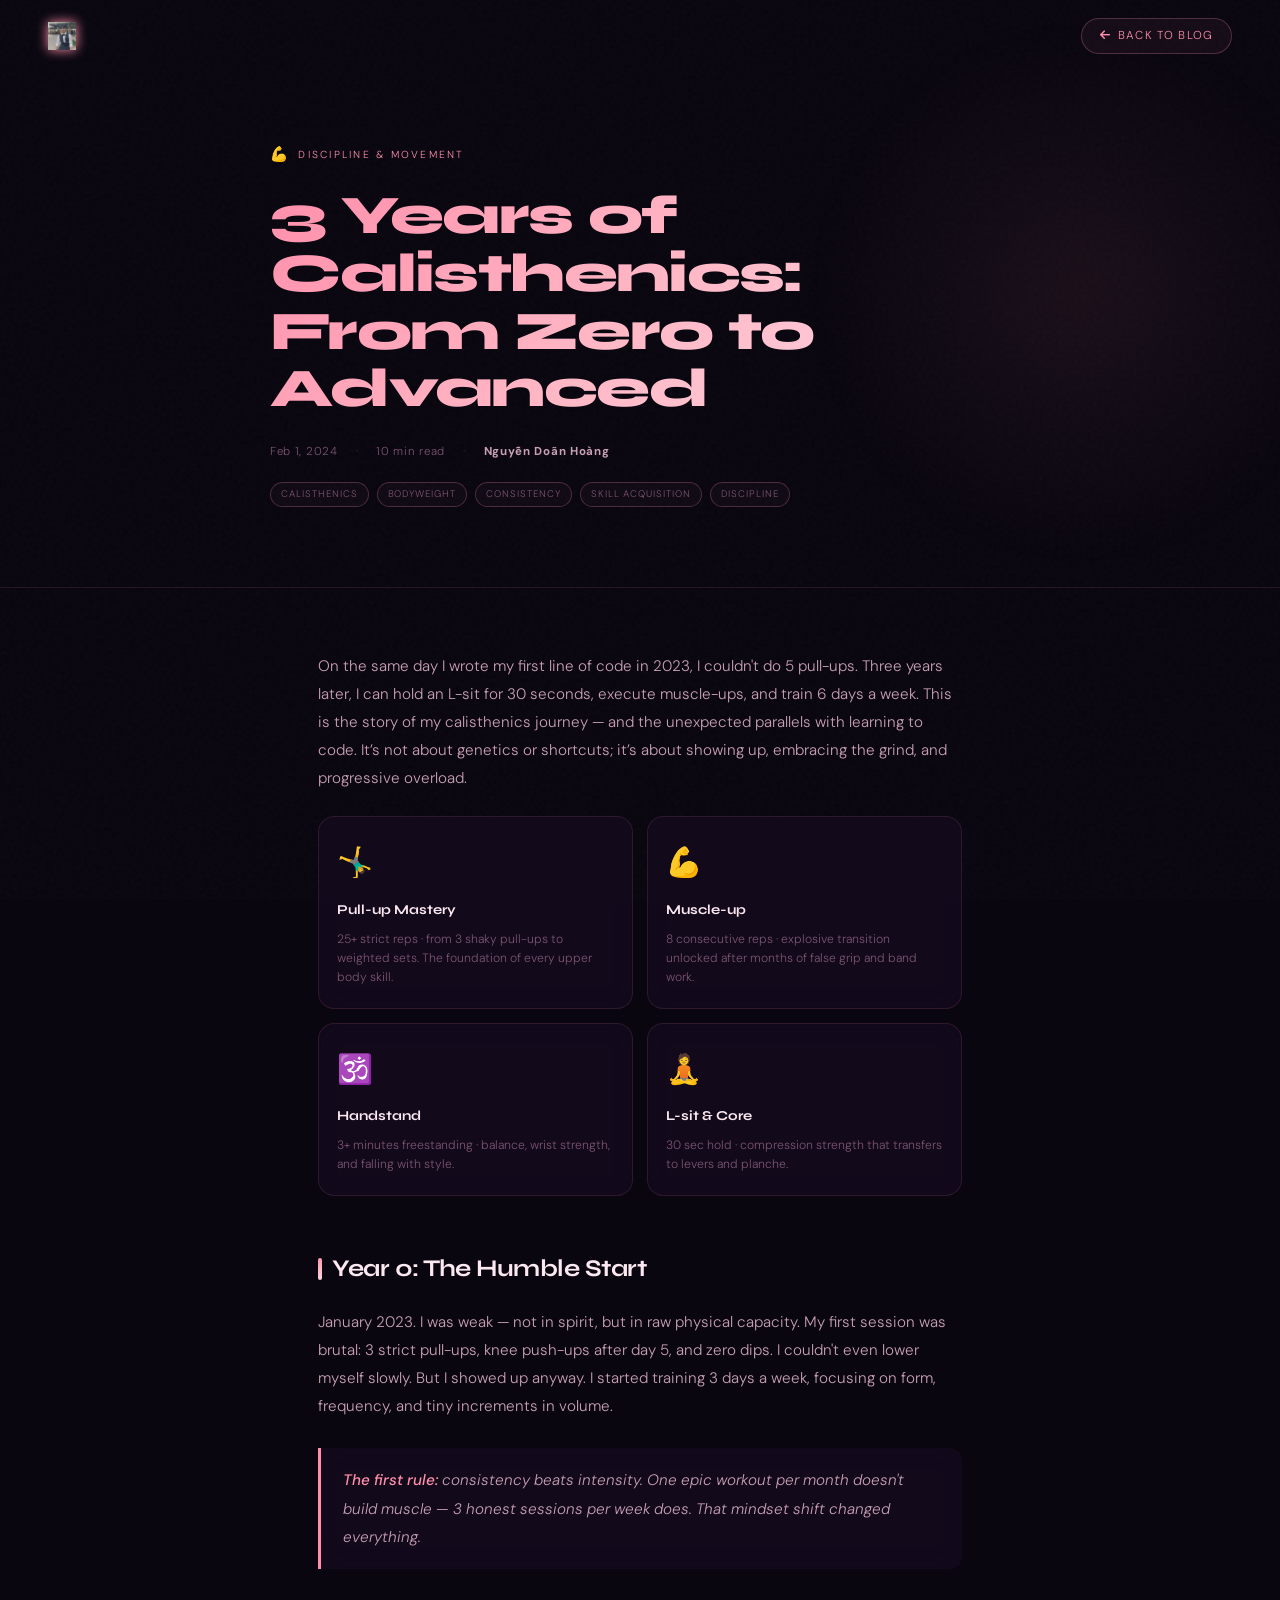
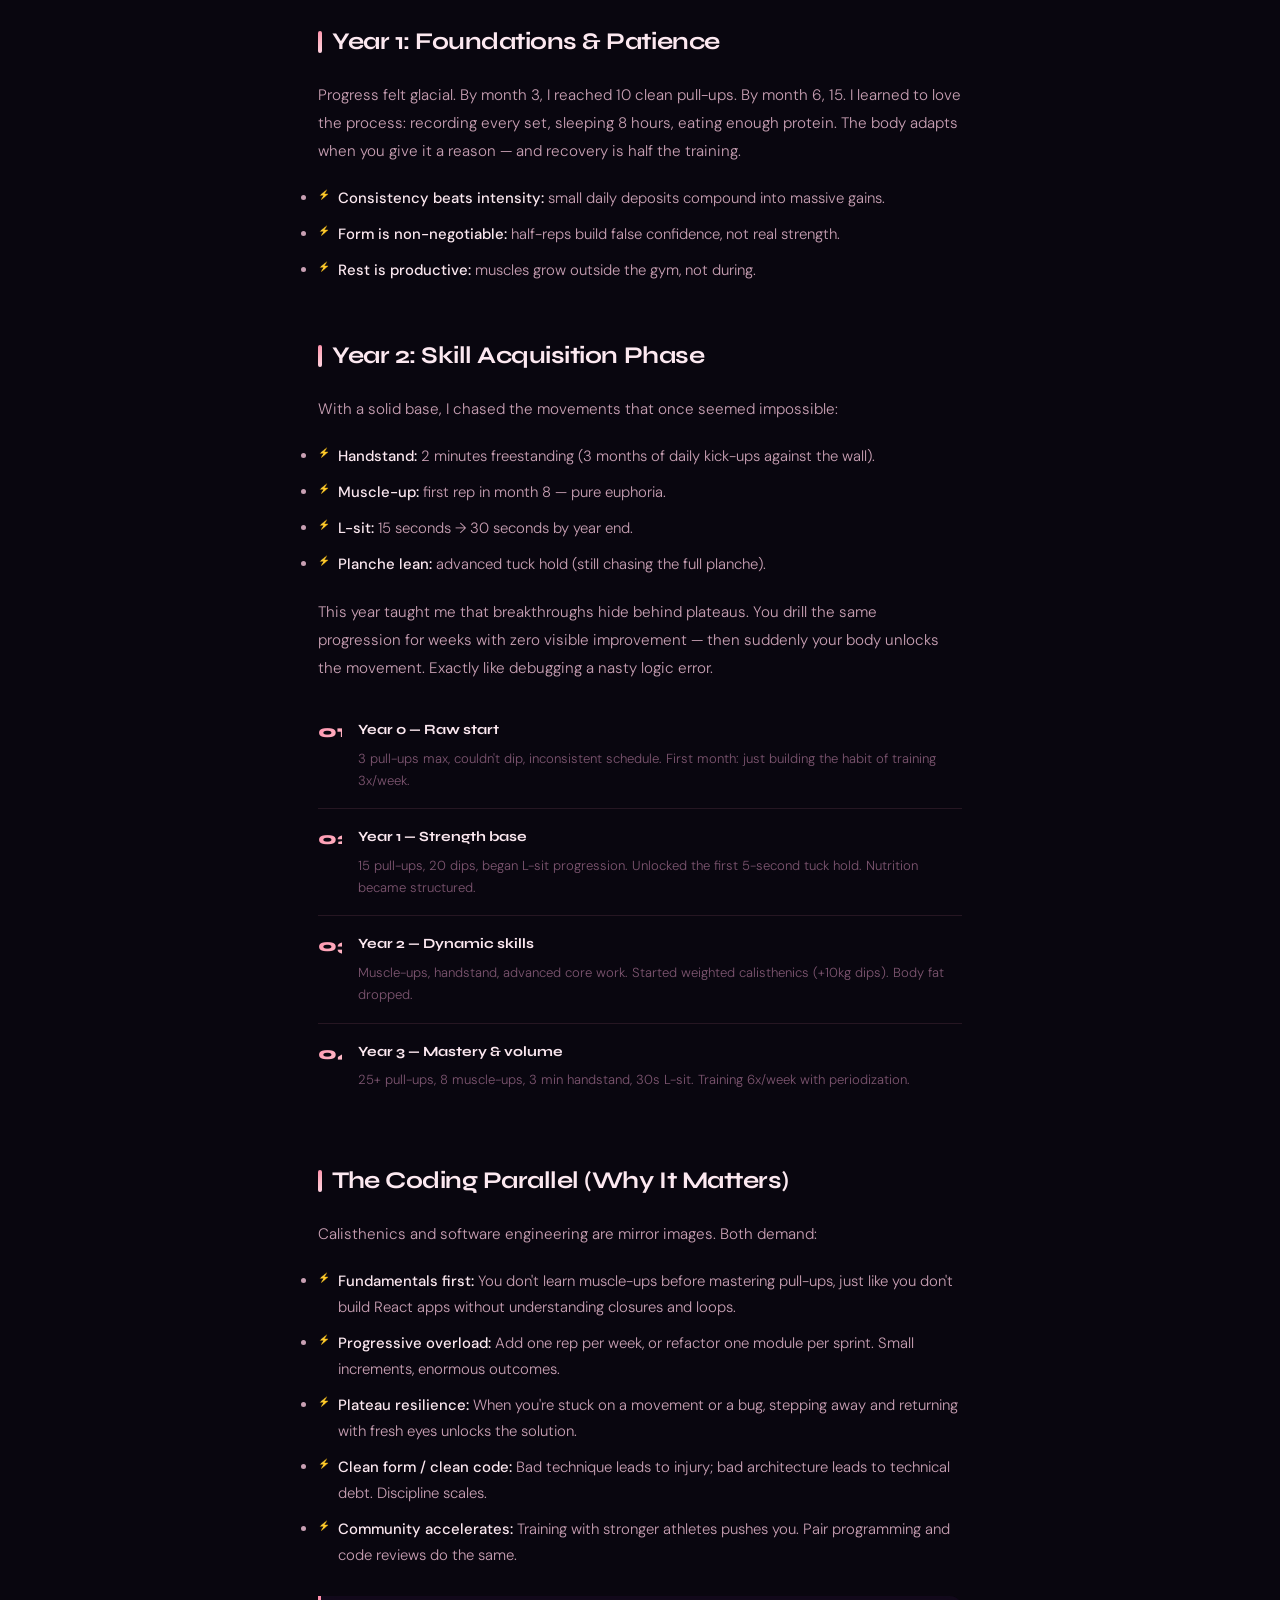
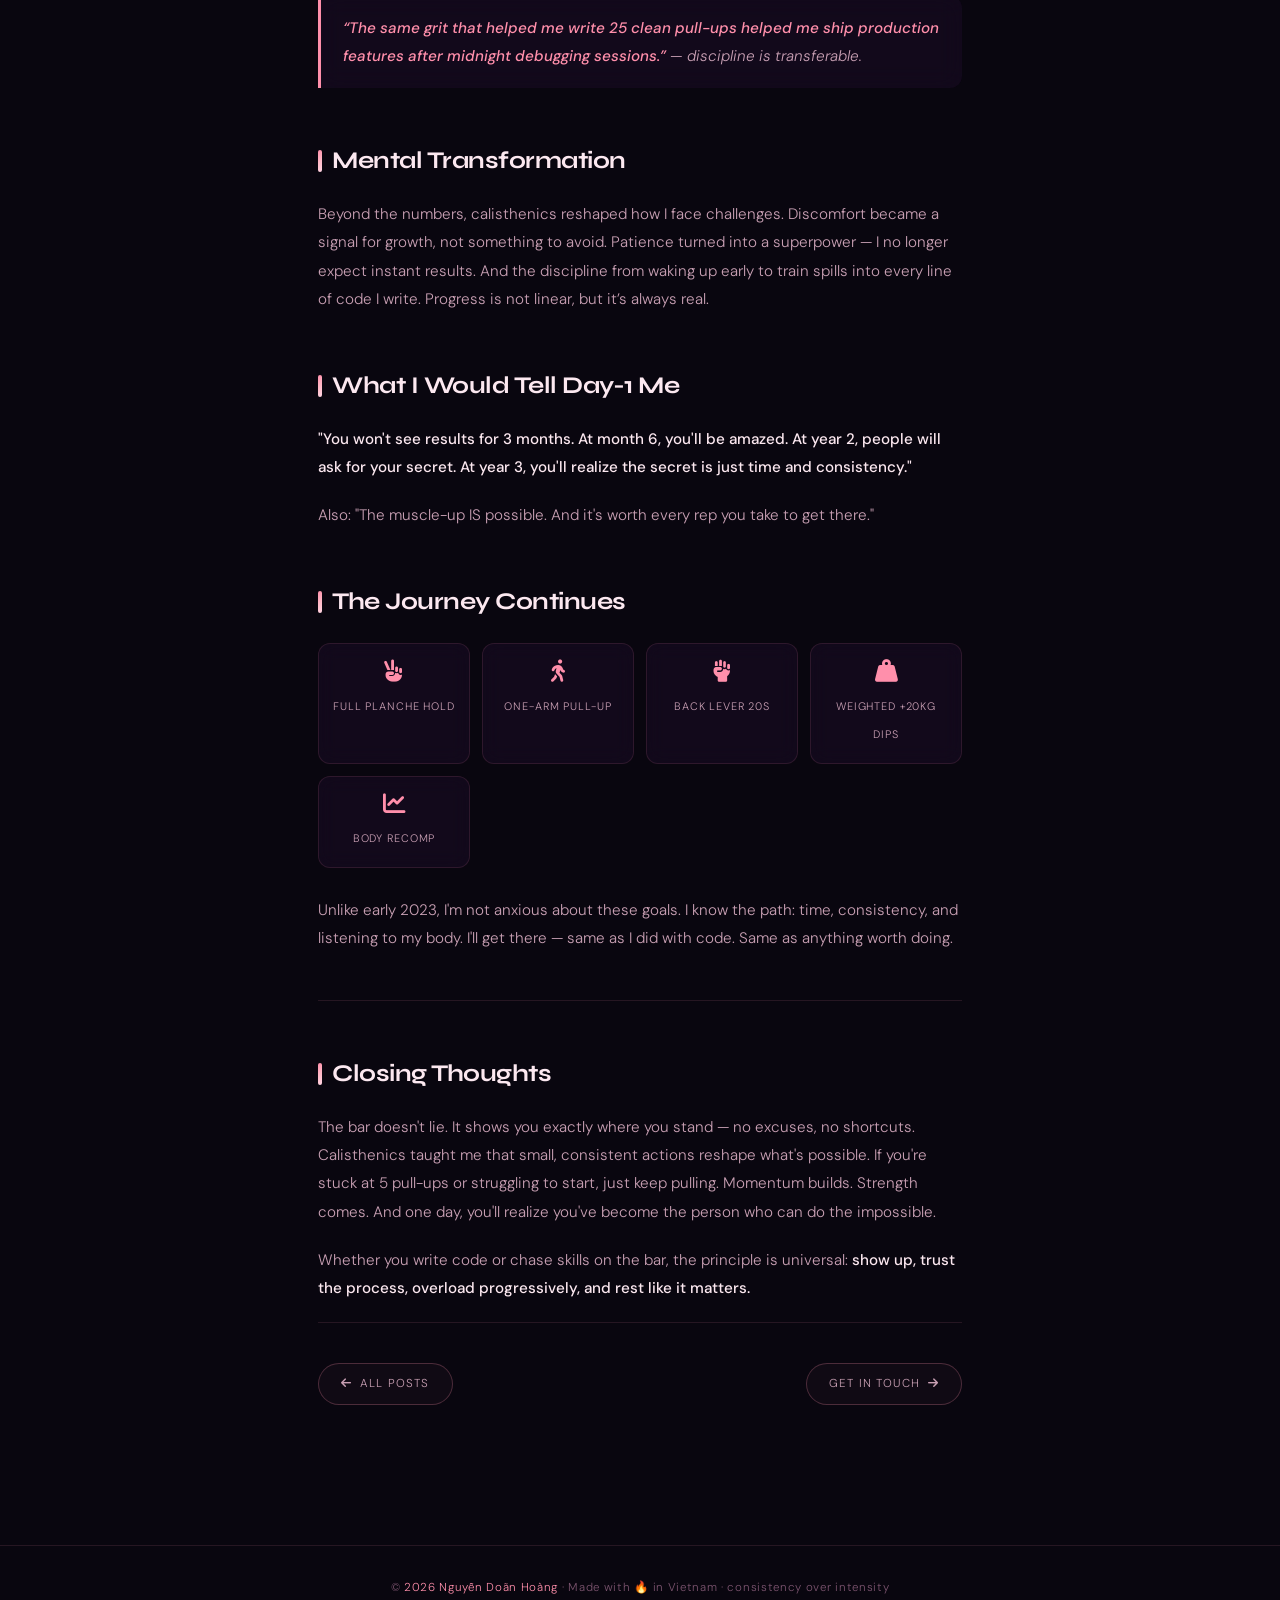
<file: blog/calisthenics-journey.html>
<!DOCTYPE html>
<html lang="en">
<head>
  <meta charset="UTF-8"/>
  <meta name="viewport" content="width=device-width, initial-scale=1.0"/>
  <title>3 Years of Calisthenics: Zero to Advanced — Doãn Hoàng</title>
  <link rel="icon" href="../assets/title.png" type="image/png"/>
  <meta name="description" content="How consistent training transformed my body and mindset. Pull-ups, muscle-ups, handstands, and the parallels with coding discipline — a 3-year calisthenics journey."/>
  <meta name="author" content="Nguyễn Doãn Hoàng"/>
  <meta property="og:title" content="3 Years of Calisthenics: From Zero to Advanced"/>
  <meta property="og:description" content="Consistency, patience, and the art of progressive overload — in the gym and at the keyboard."/>
  <link rel="preconnect" href="https://fonts.googleapis.com" crossorigin/>
  <link rel="preload" as="style" href="https://fonts.googleapis.com/css2?family=Syne:wght@400;600;700;800&family=DM+Sans:ital,opsz,wght@0,9..40,300;0,9..40,400;0,9..40,500;1,9..40,300&display=swap" onload="this.rel='stylesheet'"/>
  <link rel="preload" as="style" href="https://cdnjs.cloudflare.com/ajax/libs/font-awesome/6.5.0/css/all.min.css" onload="this.rel='stylesheet'"/>
  <noscript>
    <link rel="stylesheet" href="https://fonts.googleapis.com/css2?family=Syne:wght@400;600;700;800&family=DM+Sans:ital,opsz,wght@0,9..40,300;0,9..40,400;0,9..40,500;1,9..40,300&display=swap"/>
    <link rel="stylesheet" href="https://cdnjs.cloudflare.com/ajax/libs/font-awesome/6.5.0/css/all.min.css"/>
  </noscript>

<style>
/* ── TOKENS (matching chemistry blog aesthetic) ── */
:root{
  --bg:#09060f; --bg2:#0f0819; --sf:#170c22; --sf2:#1e1030;
  --bdr:rgba(255,143,171,.12); --bdr2:rgba(255,143,171,.25);
  --txt:#fce8f0; --txt2:#c9a0b4; --txt3:#7d5570;
  --pk:#ff8fab; --pk2:#ffb7c5; --pk3:#ffd6e3;
  --grad:linear-gradient(135deg,#ff8fab,#ffb7c5,#ffd6e3);
  --glass:rgba(23,12,34,.65);
  --ease:cubic-bezier(.4,0,.2,1);
  --prose:740px;
}

/* ── RESET ── */
*,*::before,*::after{margin:0;padding:0;box-sizing:border-box}
html{scroll-behavior:smooth}
body{background:var(--bg);color:var(--txt);font-family:'DM Sans',sans-serif;font-weight:300;line-height:1.75;overflow-x:hidden}
a{color:var(--pk);text-decoration:none;transition:color .25s}
a:hover{color:var(--pk2)}
img{max-width:100%;display:block}
::-webkit-scrollbar{width:2px}
::-webkit-scrollbar-track{background:var(--bg)}
::-webkit-scrollbar-thumb{background:var(--pk);border-radius:1px}
:focus-visible{outline:2px solid var(--pk);outline-offset:3px}

/* ── NOISE OVERLAY ── */
body::before{content:'';position:fixed;inset:0;pointer-events:none;z-index:0;opacity:.025;background-image:url("data:image/svg+xml,%3Csvg viewBox='0 0 256 256' xmlns='http://www.w3.org/2000/svg'%3E%3Cfilter id='n'%3E%3CfeTurbulence type='fractalNoise' baseFrequency='.9' numOctaves='4' stitchTiles='stitch'/%3E%3C/filter%3E%3Crect width='100%25' height='100%25' filter='url(%23n)'/%3E%3C/svg%3E")}

/* ── SCROLL PROGRESS ── */
#sp{position:fixed;top:0;left:0;height:2px;width:0;background:var(--grad);z-index:999;border-radius:1px;transition:width .1s linear}

/* ── GLASS NAVIGATION ── */
nav{position:fixed;top:0;left:0;right:0;z-index:100;display:flex;align-items:center;justify-content:space-between;padding:18px 48px;background:rgba(9,6,15,0);backdrop-filter:blur(0px);border-bottom:1px solid transparent;transition:all .4s var(--ease)}
nav.scrolled{padding:12px 48px;background:rgba(9,6,15,.9);backdrop-filter:blur(24px);border-color:var(--bdr)}
.nav-logo{display:flex;align-items:center;gap:6px;font-family:'Syne',sans-serif;font-weight:800;font-size:.95rem;letter-spacing:.06em;color:var(--txt);text-decoration:none;transition:color .3s}
.nav-logo img{height:28px;object-fit:contain;filter:drop-shadow(0 0 6px var(--pk))}
.nav-logo-txt{display:none}
.nav-logo-txt span{color:var(--pk)}
.nav-logo:hover{color:var(--pk)}
.back-btn{display:inline-flex;align-items:center;gap:7px;padding:7px 18px;border-radius:50px;border:1.5px solid var(--bdr2);color:var(--pk);font-size:.72rem;letter-spacing:.1em;text-transform:uppercase;background:rgba(255,143,171,.05);backdrop-filter:blur(8px);transition:all .3s;text-decoration:none}
.back-btn:hover{background:var(--pk);color:var(--bg);border-color:var(--pk);box-shadow:0 0 20px rgba(255,143,171,.4)}

/* ── POST HERO (calisthenics edition) ── */
.post-hero{padding:140px 48px 80px;position:relative;overflow:hidden;z-index:1;border-bottom:1px solid var(--bdr)}
.post-hero-orb{position:absolute;width:600px;height:600px;border-radius:50%;background:radial-gradient(circle,rgba(255,143,171,.07),transparent 65%);right:-100px;top:50%;transform:translateY(-50%);pointer-events:none}
.post-hero-inner{max-width:var(--prose);margin:0 auto;position:relative;z-index:2}
.post-cat{display:inline-flex;align-items:center;gap:8px;font-size:.64rem;letter-spacing:.22em;text-transform:uppercase;color:var(--pk);margin-bottom:20px}
.post-cat::before{content:'💪';font-size:.9rem}
.post-hero h1{font-family:'Syne',sans-serif;font-weight:800;font-size:clamp(2rem,5vw,3.4rem);line-height:1.06;letter-spacing:-.03em;margin-bottom:24px;background:var(--grad);-webkit-background-clip:text;-webkit-text-fill-color:transparent;background-clip:text}
.post-meta{display:flex;align-items:center;gap:18px;flex-wrap:wrap;font-size:.72rem;color:var(--txt3);letter-spacing:.06em}
.post-meta-sep{color:var(--bdr2)}
.post-meta strong{color:var(--txt2)}
.post-tags{display:flex;gap:8px;flex-wrap:wrap;margin-top:20px}
.post-tag{font-size:.6rem;letter-spacing:.1em;text-transform:uppercase;padding:3px 10px;border-radius:50px;border:1px solid var(--bdr2);color:var(--txt3);background:rgba(255,143,171,.03)}

/* ── ARTICLE BODY (consistent prose) ── */
.post-body{max-width:var(--prose);margin:0 auto;padding:64px 48px 100px;position:relative;z-index:1}
.post-body p{font-size:.95rem;color:var(--txt2);margin-bottom:20px;line-height:1.85}
.post-body strong{color:var(--txt);font-weight:500}
.post-body em{color:var(--pk);font-style:italic}

/* headings */
.post-body h2{font-family:'Syne',sans-serif;font-weight:700;font-size:1.5rem;letter-spacing:-.02em;margin:52px 0 18px;color:var(--txt);display:flex;align-items:center;gap:10px}
.post-body h2::before{content:'';display:block;width:4px;height:22px;background:var(--grad);border-radius:2px;flex-shrink:0}
.post-body h3{font-family:'Syne',sans-serif;font-weight:600;font-size:1.05rem;margin:32px 0 12px;color:var(--pk2)}

/* lists */
.post-body ul,.post-body ol{margin:0 0 20px 0;padding:0}
.post-body li{font-size:.93rem;color:var(--txt2);margin-bottom:10px;padding-left:20px;position:relative;line-height:1.75}
.post-body ul > li::before{content:'⚡';font-size:.6rem;position:absolute;left:0;top:.2em}
.post-body ol{counter-reset:ol}
.post-body ol > li{counter-increment:ol}
.post-body ol > li::before{content:counter(ol)'.';position:absolute;left:0;top:0;font-family:'Syne',sans-serif;font-size:.72rem;font-weight:700;color:var(--pk);line-height:1.75}

/* code & inline */
.post-body code{background:rgba(255,143,171,.07);padding:2px 8px;border-radius:5px;color:var(--pk2);font-size:.88em;font-family:'Courier New',monospace;border:1px solid var(--bdr)}

/* callout (coding parallel) */
.callout{background:var(--glass);backdrop-filter:blur(12px);border-left:3px solid var(--pk);border-radius:0 12px 12px 0;padding:18px 22px;margin:28px 0}
.callout p{margin:0;font-style:italic;color:var(--txt2)}
.callout strong{color:var(--pk)}

/* skill / milestone cards (matching project-cards style) */
.project-cards{display:grid;grid-template-columns:repeat(auto-fit,minmax(210px,1fr));gap:14px;margin:24px 0 32px}
.project-card{background:var(--glass);backdrop-filter:blur(12px);border:1px solid var(--bdr);border-radius:16px;padding:20px 18px;transition:border-color .3s,transform .3s}
.project-card:hover{border-color:var(--bdr2);transform:translateY(-3px)}
.project-card-icon{font-size:1.8rem;margin-bottom:10px;display:block}
.project-card h4{font-family:'Syne',sans-serif;font-size:.85rem;font-weight:700;color:var(--txt);margin-bottom:8px}
.project-card p{font-size:.76rem;color:var(--txt3);margin:0;line-height:1.6}

/* steps (year by year) */
.steps{display:flex;flex-direction:column;gap:0;margin:20px 0 28px;counter-reset:step}
.step{display:flex;gap:16px;padding:16px 0;border-bottom:1px solid var(--bdr);counter-increment:step}
.step:last-child{border-bottom:none}
.step-num{font-family:'Syne',sans-serif;font-size:1.1rem;font-weight:800;background:var(--grad);-webkit-background-clip:text;-webkit-text-fill-color:transparent;background-clip:text;flex-shrink:0;width:24px;line-height:1.6}
.step-body h4{font-family:'Syne',sans-serif;font-size:.88rem;font-weight:700;color:var(--txt);margin-bottom:5px}
.step-body p{font-size:.82rem;color:var(--txt3);margin:0;line-height:1.7}

/* future grid (next goals) */
.future-grid{display:grid;grid-template-columns:repeat(auto-fit,minmax(150px,1fr));gap:12px;margin:20px 0 28px}
.future-card{background:var(--glass);backdrop-filter:blur(10px);border:1px solid var(--bdr);border-radius:12px;padding:16px 14px;text-align:center;transition:border-color .3s}
.future-card:hover{border-color:var(--bdr2)}
.future-card i{font-size:1.4rem;color:var(--pk);margin-bottom:8px;display:block}
.future-card span{font-size:.68rem;letter-spacing:.08em;text-transform:uppercase;color:var(--txt2)}

.divider{width:100%;height:1px;background:var(--bdr);margin:48px 0}

/* post navigation */
.post-nav{display:flex;justify-content:space-between;align-items:center;flex-wrap:wrap;gap:16px;padding:40px 0;margin-top:20px;border-top:1px solid var(--bdr)}
.post-nav a{display:inline-flex;align-items:center;gap:8px;padding:10px 22px;border-radius:50px;border:1.5px solid var(--bdr2);color:var(--txt2);font-size:.72rem;letter-spacing:.1em;text-transform:uppercase;background:rgba(255,143,171,.03);transition:all .3s;text-decoration:none}
.post-nav a:hover{border-color:var(--pk);color:var(--pk);background:rgba(255,143,171,.07)}

footer{border-top:1px solid var(--bdr);padding:32px 48px;text-align:center;font-size:.72rem;color:var(--txt3);letter-spacing:.06em;position:relative;z-index:1}
footer span{color:var(--pk)}

/* responsive */
@media(max-width:700px){
  nav,nav.scrolled{padding:14px 20px}
  .post-hero{padding:110px 20px 56px}
  .post-body{padding:48px 20px 80px}
  .post-hero h1{font-size:1.9rem}
  .project-cards{grid-template-columns:1fr}
  .future-grid{grid-template-columns:repeat(2,1fr)}
  footer{padding:24px 20px}
}
@media(prefers-reduced-motion:reduce){*,*::before,*::after{transition-duration:.01ms!important}}
</style>
</head>
<body>

<div id="sp" aria-hidden="true"></div>

<!-- GLASS NAVIGATION (matching the reference) -->
<nav id="navbar">
  <a href="../index.html" class="nav-logo" aria-label="Doãn Hoàng Home">
    <img src="../assets/title.png" alt="Doãn Hoàng" onerror="this.style.display='none';this.nextElementSibling.style.display='block'"/>
    <span class="nav-logo-txt"><span>&lt;</span>DH<span>/&gt;</span></span>
  </a>
  <a href="../index.html#blog" class="back-btn"><i class="fa-solid fa-arrow-left" aria-hidden="true"></i> Back to Blog</a>
</nav>

<!-- HERO SECTION (calisthenics journey) -->
<header class="post-hero">
  <div class="post-hero-orb" aria-hidden="true"></div>
  <div class="post-hero-inner">
    <p class="post-cat">Discipline &amp; Movement</p>
    <h1>3 Years of Calisthenics:<br/>From Zero to Advanced</h1>
    <div class="post-meta">
      <time datetime="2024-02-01">Feb 1, 2024</time>
      <span class="post-meta-sep">·</span>
      <span>10 min read</span>
      <span class="post-meta-sep">·</span>
      <strong>Nguyễn Doãn Hoàng</strong>
    </div>
    <div class="post-tags">
      <span class="post-tag">Calisthenics</span>
      <span class="post-tag">Bodyweight</span>
      <span class="post-tag">Consistency</span>
      <span class="post-tag">Skill Acquisition</span>
      <span class="post-tag">Discipline</span>
    </div>
  </div>
</header>

<!-- MAIN ARTICLE CONTENT (converted to the "chemistry blog" layout style) -->
<article class="post-body">

  <p>On the same day I wrote my first line of code in 2023, I couldn't do 5 pull-ups. Three years later, I can hold an L-sit for 30 seconds, execute muscle-ups, and train 6 days a week. This is the story of my calisthenics journey — and the unexpected parallels with learning to code. It’s not about genetics or shortcuts; it’s about showing up, embracing the grind, and progressive overload.</p>

  <!-- Milestone cards (like project cards but for key strength achievements) -->
  <div class="project-cards">
    <div class="project-card">
      <span class="project-card-icon">🤸‍♂️</span>
      <h4>Pull-up Mastery</h4>
      <p>25+ strict reps · from 3 shaky pull-ups to weighted sets. The foundation of every upper body skill.</p>
    </div>
    <div class="project-card">
      <span class="project-card-icon">💪</span>
      <h4>Muscle-up</h4>
      <p>8 consecutive reps · explosive transition unlocked after months of false grip and band work.</p>
    </div>
    <div class="project-card">
      <span class="project-card-icon">🕉️</span>
      <h4>Handstand</h4>
      <p>3+ minutes freestanding · balance, wrist strength, and falling with style.</p>
    </div>
    <div class="project-card">
      <span class="project-card-icon">🧘</span>
      <h4>L-sit &amp; Core</h4>
      <p>30 sec hold · compression strength that transfers to levers and planche.</p>
    </div>
  </div>

  <h2>Year 0: The Humble Start</h2>
  <p>January 2023. I was weak — not in spirit, but in raw physical capacity. My first session was brutal: 3 strict pull-ups, knee push-ups after day 5, and zero dips. I couldn't even lower myself slowly. But I showed up anyway. I started training 3 days a week, focusing on form, frequency, and tiny increments in volume.</p>

  <div class="callout">
    <p><strong>The first rule:</strong> consistency beats intensity. One epic workout per month doesn't build muscle — 3 honest sessions per week does. That mindset shift changed everything.</p>
  </div>

  <h2>Year 1: Foundations &amp; Patience</h2>
  <p>Progress felt glacial. By month 3, I reached 10 clean pull-ups. By month 6, 15. I learned to love the process: recording every set, sleeping 8 hours, eating enough protein. The body adapts when you give it a reason — and recovery is half the training.</p>
  <ul>
    <li><strong>Consistency beats intensity:</strong> small daily deposits compound into massive gains.</li>
    <li><strong>Form is non-negotiable:</strong> half-reps build false confidence, not real strength.</li>
    <li><strong>Rest is productive:</strong> muscles grow outside the gym, not during.</li>
  </ul>

  <h2>Year 2: Skill Acquisition Phase</h2>
  <p>With a solid base, I chased the movements that once seemed impossible:</p>
  <ul>
    <li><strong>Handstand:</strong> 2 minutes freestanding (3 months of daily kick-ups against the wall).</li>
    <li><strong>Muscle-up:</strong> first rep in month 8 — pure euphoria.</li>
    <li><strong>L-sit:</strong> 15 seconds → 30 seconds by year end.</li>
    <li><strong>Planche lean:</strong> advanced tuck hold (still chasing the full planche).</li>
  </ul>
  <p>This year taught me that breakthroughs hide behind plateaus. You drill the same progression for weeks with zero visible improvement — then suddenly your body unlocks the movement. Exactly like debugging a nasty logic error.</p>

  <!-- Steps (year-by-year journey) matches the chemistry blog step component -->
  <div class="steps">
    <div class="step">
      <span class="step-num">01</span>
      <div class="step-body"><h4>Year 0 — Raw start</h4><p>3 pull-ups max, couldn't dip, inconsistent schedule. First month: just building the habit of training 3x/week.</p></div>
    </div>
    <div class="step">
      <span class="step-num">02</span>
      <div class="step-body"><h4>Year 1 — Strength base</h4><p>15 pull-ups, 20 dips, began L-sit progression. Unlocked the first 5-second tuck hold. Nutrition became structured.</p></div>
    </div>
    <div class="step">
      <span class="step-num">03</span>
      <div class="step-body"><h4>Year 2 — Dynamic skills</h4><p>Muscle-ups, handstand, advanced core work. Started weighted calisthenics (+10kg dips). Body fat dropped.</p></div>
    </div>
    <div class="step">
      <span class="step-num">04</span>
      <div class="step-body"><h4>Year 3 — Mastery & volume</h4><p>25+ pull-ups, 8 muscle-ups, 3 min handstand, 30s L-sit. Training 6x/week with periodization.</p></div>
    </div>
  </div>

  <h2>The Coding Parallel (Why It Matters)</h2>
  <p>Calisthenics and software engineering are mirror images. Both demand:</p>
  <ul>
    <li><strong>Fundamentals first:</strong> You don't learn muscle-ups before mastering pull-ups, just like you don't build React apps without understanding closures and loops.</li>
    <li><strong>Progressive overload:</strong> Add one rep per week, or refactor one module per sprint. Small increments, enormous outcomes.</li>
    <li><strong>Plateau resilience:</strong> When you're stuck on a movement or a bug, stepping away and returning with fresh eyes unlocks the solution.</li>
    <li><strong>Clean form / clean code:</strong> Bad technique leads to injury; bad architecture leads to technical debt. Discipline scales.</li>
    <li><strong>Community accelerates:</strong> Training with stronger athletes pushes you. Pair programming and code reviews do the same.</li>
  </ul>

  <div class="callout">
    <p><strong>“The same grit that helped me write 25 clean pull-ups helped me ship production features after midnight debugging sessions.”</strong> — discipline is transferable.</p>
  </div>

  <h2>Mental Transformation</h2>
  <p>Beyond the numbers, calisthenics reshaped how I face challenges. Discomfort became a signal for growth, not something to avoid. Patience turned into a superpower — I no longer expect instant results. And the discipline from waking up early to train spills into every line of code I write. Progress is not linear, but it’s always real.</p>

  <h2>What I Would Tell Day-1 Me</h2>
  <p><strong>"You won't see results for 3 months. At month 6, you'll be amazed. At year 2, people will ask for your secret. At year 3, you'll realize the secret is just time and consistency."</strong></p>
  <p>Also: "The muscle-up IS possible. And it's worth every rep you take to get there."</p>

  <!-- Future goals grid (same as chemistry's future-grid) -->
  <h2>The Journey Continues</h2>
  <div class="future-grid">
    <div class="future-card"><i class="fa-solid fa-hand-peace"></i><span>Full Planche hold</span></div>
    <div class="future-card"><i class="fa-solid fa-person-walking"></i><span>One-arm pull-up</span></div>
    <div class="future-card"><i class="fa-solid fa-hand-fist"></i><span>Back lever 20s</span></div>
    <div class="future-card"><i class="fa-solid fa-weight-hanging"></i><span>Weighted +20kg dips</span></div>
    <div class="future-card"><i class="fa-solid fa-chart-line"></i><span>Body recomp</span></div>
  </div>
  <p>Unlike early 2023, I'm not anxious about these goals. I know the path: time, consistency, and listening to my body. I'll get there — same as I did with code. Same as anything worth doing.</p>

  <div class="divider"></div>
  <h2>Closing Thoughts</h2>
  <p>The bar doesn't lie. It shows you exactly where you stand — no excuses, no shortcuts. Calisthenics taught me that small, consistent actions reshape what's possible. If you're stuck at 5 pull-ups or struggling to start, just keep pulling. Momentum builds. Strength comes. And one day, you'll realize you've become the person who can do the impossible.</p>
  <p>Whether you write code or chase skills on the bar, the principle is universal: <strong>show up, trust the process, overload progressively, and rest like it matters.</strong></p>

  <!-- post navigation (back to blog & contact) -->
  <div class="post-nav">
    <a href="../index.html#blog"><i class="fa-solid fa-arrow-left" aria-hidden="true"></i> All Posts</a>
    <a href="../index.html#contact">Get in Touch <i class="fa-solid fa-arrow-right" aria-hidden="true"></i></a>
  </div>

</article>

<footer>
  <p>© <span id="yr"></span> <span>Nguyễn Doãn Hoàng</span> · Made with 🔥 in Vietnam · consistency over intensity</p>
</footer>

<!-- scroll progress + nav background + dynamic year -->
<script>
  const sp = document.getElementById('sp');
  window.addEventListener('scroll', () => {
    if (sp) sp.style.width = (window.scrollY / (document.body.scrollHeight - window.innerHeight) * 100) + '%';
  }, { passive: true });

  const nav = document.getElementById('navbar');
  window.addEventListener('scroll', () => {
    nav?.classList.toggle('scrolled', window.scrollY > 40);
  }, { passive: true });

  document.getElementById('yr').textContent = new Date().getFullYear();
</script>
</body>
</html>
</file>
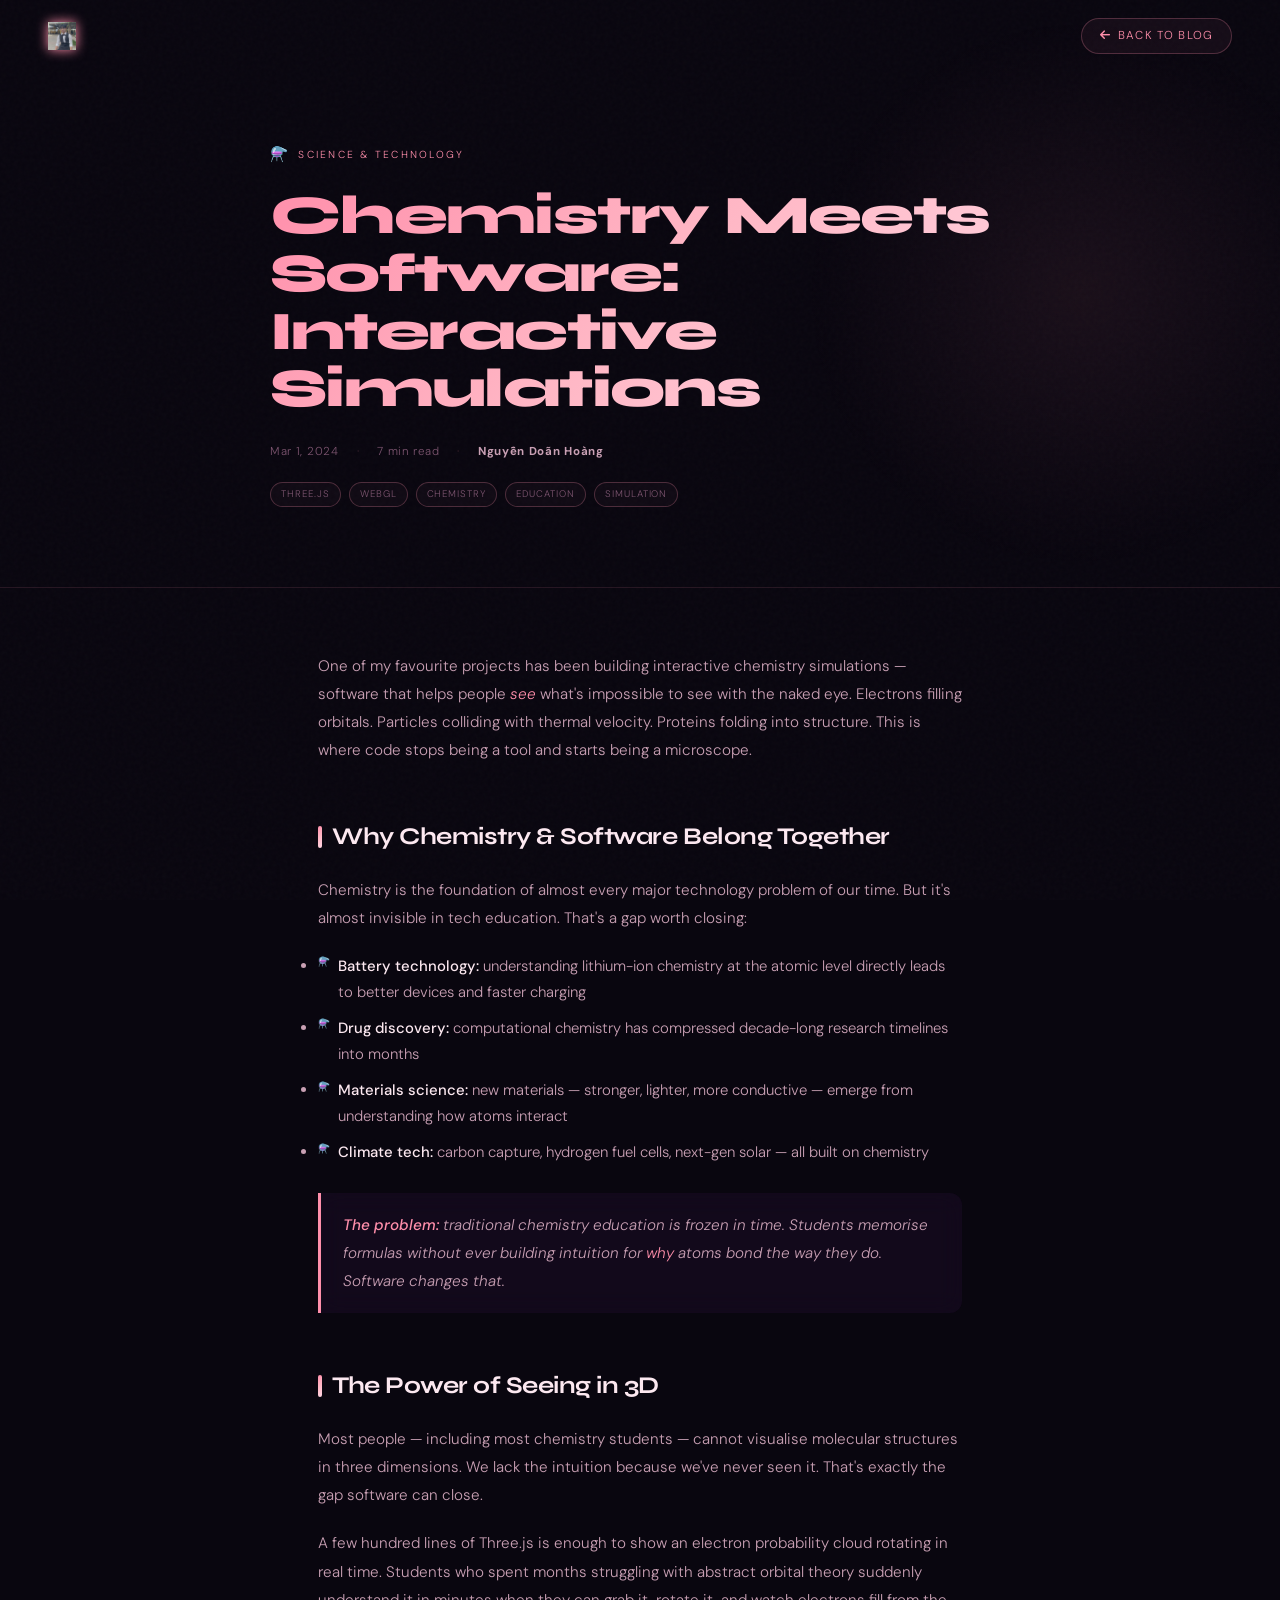
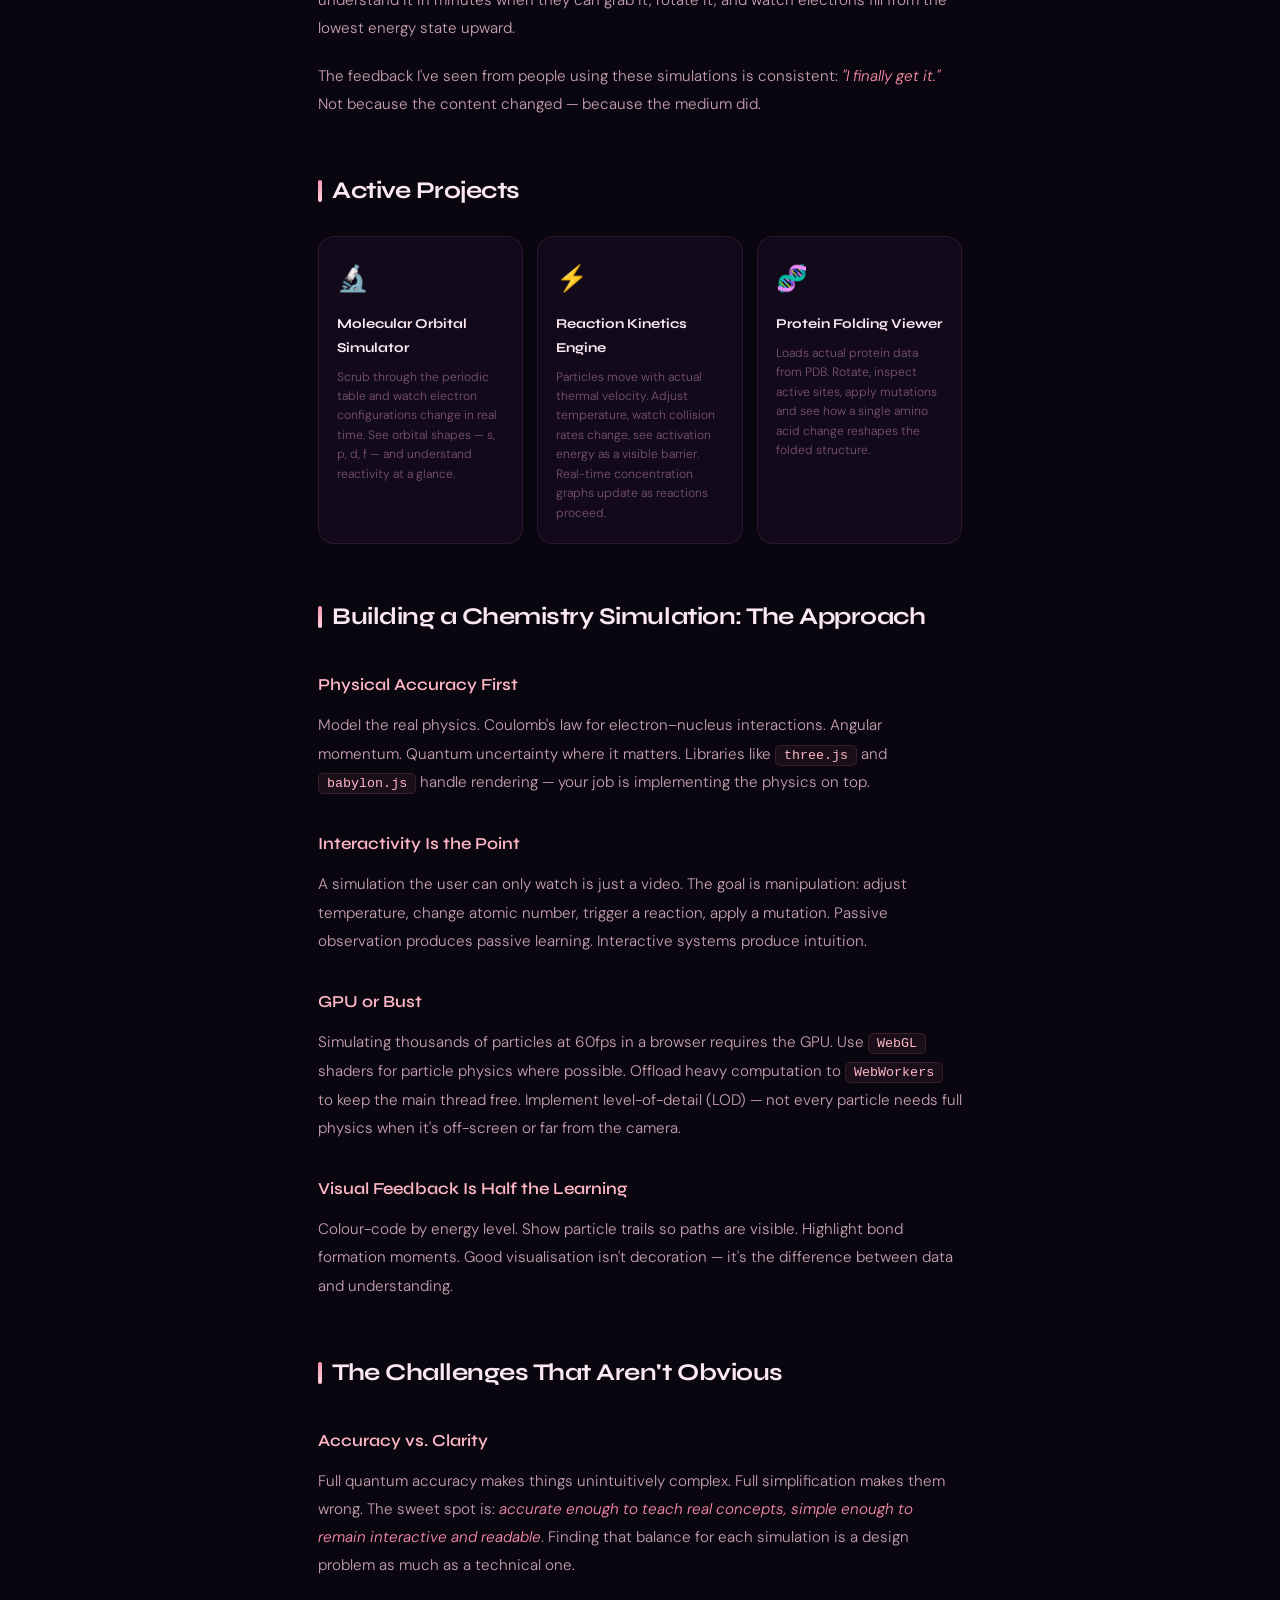
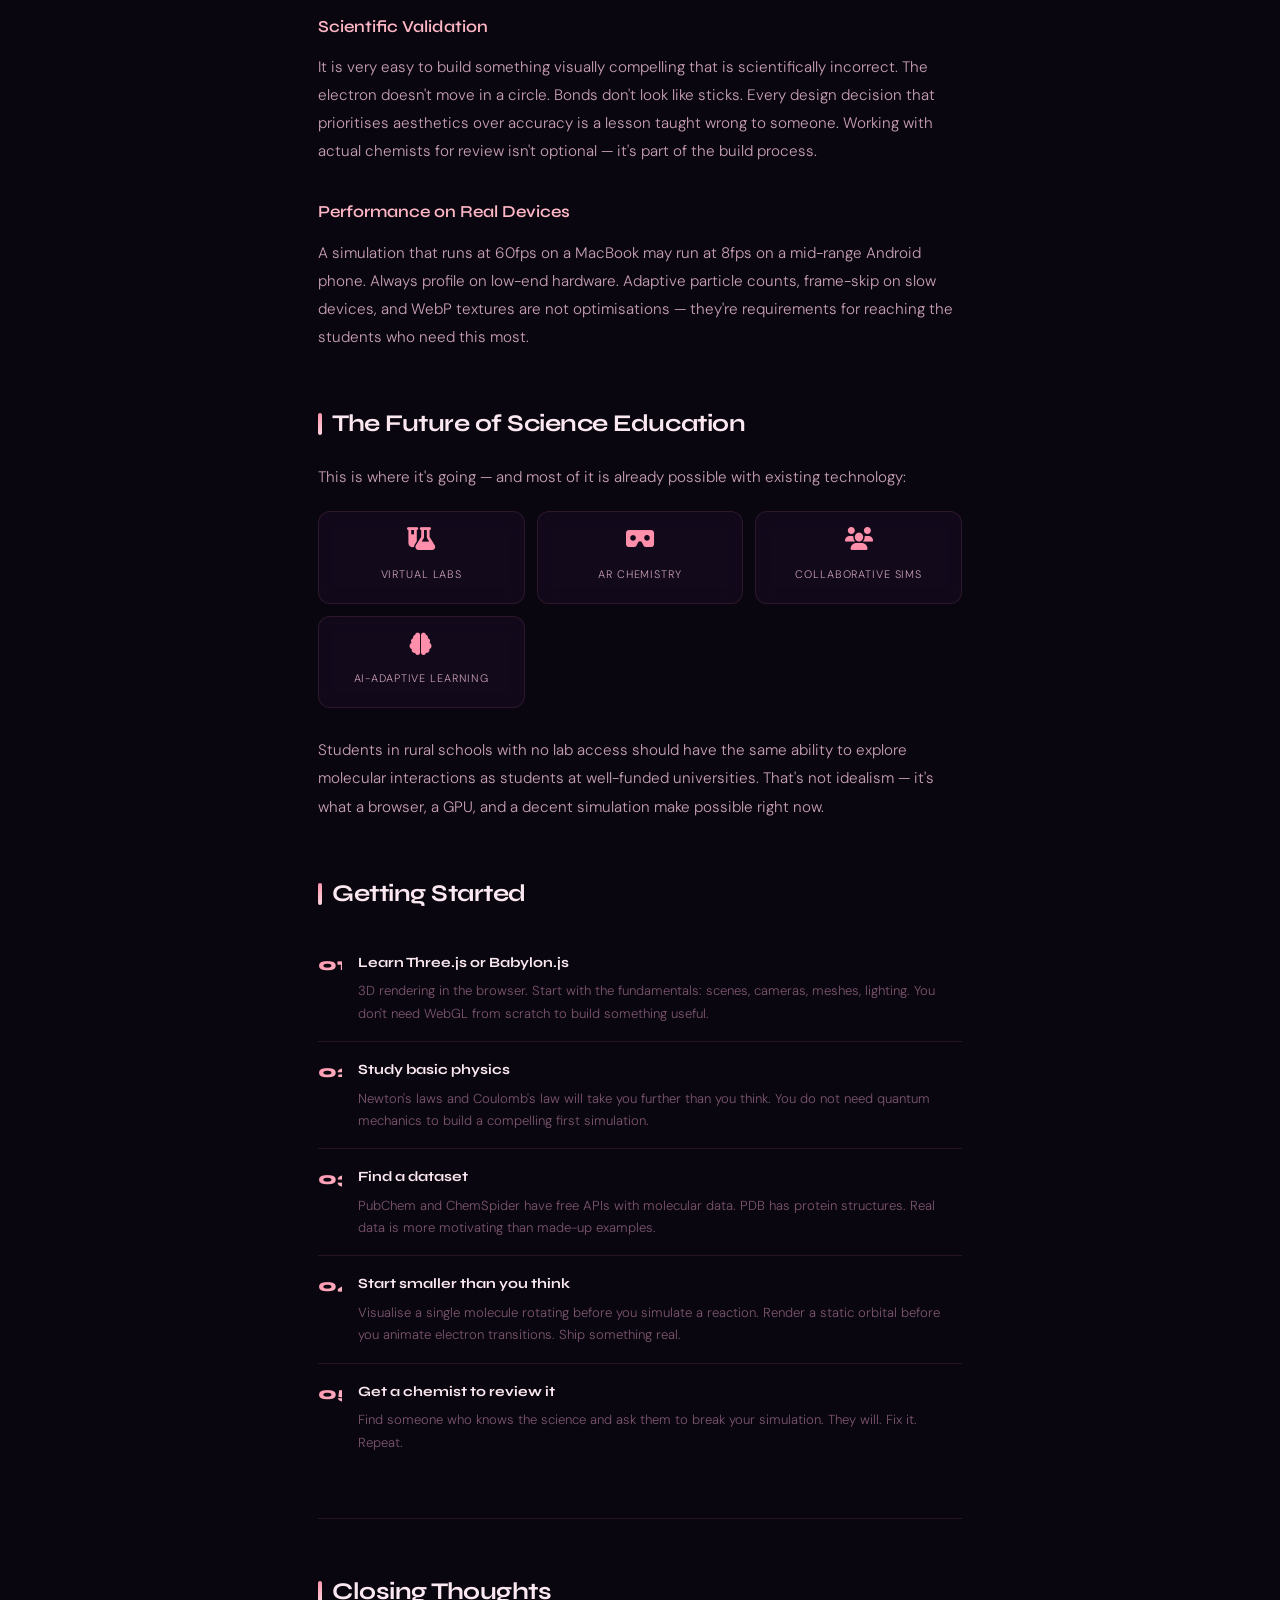
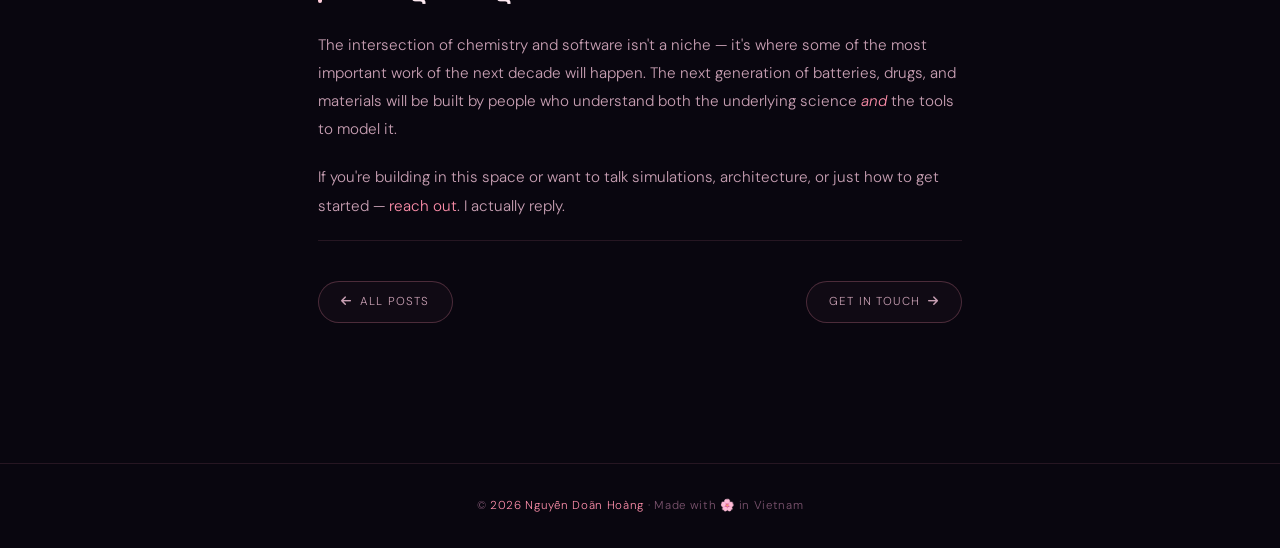
<file: blog/chemistry-simulations.html>
<!DOCTYPE html>
<html lang="en">
<head>
  <meta charset="UTF-8"/>
  <meta name="viewport" content="width=device-width, initial-scale=1.0"/>
  <title>Chemistry Meets Software — Doãn Hoàng</title>
  <link rel="icon" href="../assets/title.png" type="image/png"/>
  <meta name="description" content="Exploring advanced chemistry through code — building interactive simulations and the future of science education."/>
  <meta name="author" content="Nguyễn Doãn Hoàng"/>
  <meta property="og:title" content="Chemistry Meets Software: Interactive Simulations"/>
  <meta property="og:description" content="Where chemistry and software collide — and why it matters."/>
  <link rel="preconnect" href="https://fonts.googleapis.com" crossorigin/>
  <link rel="preload" as="style" href="https://fonts.googleapis.com/css2?family=Syne:wght@400;600;700;800&family=DM+Sans:ital,opsz,wght@0,9..40,300;0,9..40,400;0,9..40,500;1,9..40,300&display=swap" onload="this.rel='stylesheet'"/>
  <link rel="preload" as="style" href="https://cdnjs.cloudflare.com/ajax/libs/font-awesome/6.5.0/css/all.min.css" onload="this.rel='stylesheet'"/>
  <noscript>
    <link rel="stylesheet" href="https://fonts.googleapis.com/css2?family=Syne:wght@400;600;700;800&family=DM+Sans:ital,opsz,wght@0,9..40,300;0,9..40,400;0,9..40,500;1,9..40,300&display=swap"/>
    <link rel="stylesheet" href="https://cdnjs.cloudflare.com/ajax/libs/font-awesome/6.5.0/css/all.min.css"/>
  </noscript>

<style>
/* ── TOKENS ── */
:root{
  --bg:#09060f; --bg2:#0f0819; --sf:#170c22; --sf2:#1e1030;
  --bdr:rgba(255,143,171,.12); --bdr2:rgba(255,143,171,.25);
  --txt:#fce8f0; --txt2:#c9a0b4; --txt3:#7d5570;
  --pk:#ff8fab; --pk2:#ffb7c5; --pk3:#ffd6e3;
  --grad:linear-gradient(135deg,#ff8fab,#ffb7c5,#ffd6e3);
  --glass:rgba(23,12,34,.65);
  --ease:cubic-bezier(.4,0,.2,1);
  --prose:740px;
}

/* ── RESET ── */
*,*::before,*::after{margin:0;padding:0;box-sizing:border-box}
html{scroll-behavior:smooth}
body{background:var(--bg);color:var(--txt);font-family:'DM Sans',sans-serif;font-weight:300;line-height:1.75;overflow-x:hidden}
a{color:var(--pk);text-decoration:none;transition:color .25s}
a:hover{color:var(--pk2)}
img{max-width:100%;display:block}
::-webkit-scrollbar{width:2px}
::-webkit-scrollbar-track{background:var(--bg)}
::-webkit-scrollbar-thumb{background:var(--pk);border-radius:1px}
:focus-visible{outline:2px solid var(--pk);outline-offset:3px}

/* ── NOISE ── */
body::before{content:'';position:fixed;inset:0;pointer-events:none;z-index:0;opacity:.025;background-image:url("data:image/svg+xml,%3Csvg viewBox='0 0 256 256' xmlns='http://www.w3.org/2000/svg'%3E%3Cfilter id='n'%3E%3CfeTurbulence type='fractalNoise' baseFrequency='.9' numOctaves='4' stitchTiles='stitch'/%3E%3C/filter%3E%3Crect width='100%25' height='100%25' filter='url(%23n)'/%3E%3C/svg%3E")}

/* ── SCROLL PROGRESS ── */
#sp{position:fixed;top:0;left:0;height:2px;width:0;background:var(--grad);z-index:999;border-radius:1px;transition:width .1s linear}

/* ── NAV ── */
nav{position:fixed;top:0;left:0;right:0;z-index:100;display:flex;align-items:center;justify-content:space-between;padding:18px 48px;background:rgba(9,6,15,0);backdrop-filter:blur(0px);border-bottom:1px solid transparent;transition:all .4s var(--ease)}
nav.scrolled{padding:12px 48px;background:rgba(9,6,15,.9);backdrop-filter:blur(24px);border-color:var(--bdr)}
.nav-logo{display:flex;align-items:center;gap:6px;font-family:'Syne',sans-serif;font-weight:800;font-size:.95rem;letter-spacing:.06em;color:var(--txt);text-decoration:none;transition:color .3s}
.nav-logo img{height:28px;object-fit:contain;filter:drop-shadow(0 0 6px var(--pk))}
.nav-logo-txt{display:none}
.nav-logo-txt span{color:var(--pk)}
.nav-logo:hover{color:var(--pk)}
.back-btn{display:inline-flex;align-items:center;gap:7px;padding:7px 18px;border-radius:50px;border:1.5px solid var(--bdr2);color:var(--pk);font-size:.72rem;letter-spacing:.1em;text-transform:uppercase;background:rgba(255,143,171,.05);backdrop-filter:blur(8px);transition:all .3s;text-decoration:none}
.back-btn:hover{background:var(--pk);color:var(--bg);border-color:var(--pk);box-shadow:0 0 20px rgba(255,143,171,.4)}

/* ── POST HERO ── */
.post-hero{padding:140px 48px 80px;position:relative;overflow:hidden;z-index:1;border-bottom:1px solid var(--bdr)}
.post-hero-orb{position:absolute;width:600px;height:600px;border-radius:50%;background:radial-gradient(circle,rgba(255,143,171,.07),transparent 65%);right:-100px;top:50%;transform:translateY(-50%);pointer-events:none}
.post-hero-inner{max-width:var(--prose);margin:0 auto;position:relative;z-index:2}
.post-cat{display:inline-flex;align-items:center;gap:8px;font-size:.64rem;letter-spacing:.22em;text-transform:uppercase;color:var(--pk);margin-bottom:20px}
.post-cat::before{content:'⚗️';font-size:.9rem}
.post-hero h1{font-family:'Syne',sans-serif;font-weight:800;font-size:clamp(2rem,5vw,3.4rem);line-height:1.06;letter-spacing:-.03em;margin-bottom:24px;background:var(--grad);-webkit-background-clip:text;-webkit-text-fill-color:transparent;background-clip:text}
.post-meta{display:flex;align-items:center;gap:18px;flex-wrap:wrap;font-size:.72rem;color:var(--txt3);letter-spacing:.06em}
.post-meta-sep{color:var(--bdr2)}
.post-meta strong{color:var(--txt2)}
.post-tags{display:flex;gap:8px;flex-wrap:wrap;margin-top:20px}
.post-tag{font-size:.6rem;letter-spacing:.1em;text-transform:uppercase;padding:3px 10px;border-radius:50px;border:1px solid var(--bdr2);color:var(--txt3);background:rgba(255,143,171,.03)}

/* ── ARTICLE BODY ── */
.post-body{max-width:var(--prose);margin:0 auto;padding:64px 48px 100px;position:relative;z-index:1}
.post-body p{font-size:.95rem;color:var(--txt2);margin-bottom:20px;line-height:1.85}
.post-body strong{color:var(--txt);font-weight:500}
.post-body em{color:var(--pk);font-style:italic}

/* Headings */
.post-body h2{font-family:'Syne',sans-serif;font-weight:700;font-size:1.5rem;letter-spacing:-.02em;margin:52px 0 18px;color:var(--txt);display:flex;align-items:center;gap:10px}
.post-body h2::before{content:'';display:block;width:4px;height:22px;background:var(--grad);border-radius:2px;flex-shrink:0}
.post-body h3{font-family:'Syne',sans-serif;font-weight:600;font-size:1.05rem;margin:32px 0 12px;color:var(--pk2)}

/* Lists */
.post-body ul,.post-body ol{margin:0 0 20px 0;padding:0}
.post-body li{font-size:.93rem;color:var(--txt2);margin-bottom:10px;padding-left:20px;position:relative;line-height:1.75}
.post-body ul > li::before{content:'⚗️';font-size:.6rem;position:absolute;left:0;top:.2em}
.post-body ol{counter-reset:ol}
.post-body ol > li{counter-increment:ol}
.post-body ol > li::before{content:counter(ol)'.';position:absolute;left:0;top:0;font-family:'Syne',sans-serif;font-size:.72rem;font-weight:700;color:var(--pk);line-height:1.75}

/* Code */
.post-body code{background:rgba(255,143,171,.07);padding:2px 8px;border-radius:5px;color:var(--pk2);font-size:.88em;font-family:'Courier New',monospace;border:1px solid var(--bdr)}

/* Callout */
.callout{background:var(--glass);backdrop-filter:blur(12px);border-left:3px solid var(--pk);border-radius:0 12px 12px 0;padding:18px 22px;margin:28px 0}
.callout p{margin:0;font-style:italic;color:var(--txt2)}
.callout strong{color:var(--pk)}

/* Project cards */
.project-cards{display:grid;grid-template-columns:repeat(auto-fit,minmax(200px,1fr));gap:14px;margin:24px 0 32px}
.project-card{background:var(--glass);backdrop-filter:blur(12px);border:1px solid var(--bdr);border-radius:16px;padding:20px 18px;transition:border-color .3s,transform .3s}
.project-card:hover{border-color:var(--bdr2);transform:translateY(-3px)}
.project-card-icon{font-size:1.6rem;margin-bottom:10px;display:block}
.project-card h4{font-family:'Syne',sans-serif;font-size:.85rem;font-weight:700;color:var(--txt);margin-bottom:8px}
.project-card p{font-size:.76rem;color:var(--txt3);margin:0;line-height:1.6}

/* Step cards */
.steps{display:flex;flex-direction:column;gap:0;margin:20px 0 28px;counter-reset:step}
.step{display:flex;gap:16px;padding:16px 0;border-bottom:1px solid var(--bdr);counter-increment:step}
.step:last-child{border-bottom:none}
.step-num{font-family:'Syne',sans-serif;font-size:1.1rem;font-weight:800;background:var(--grad);-webkit-background-clip:text;-webkit-text-fill-color:transparent;background-clip:text;flex-shrink:0;width:24px;line-height:1.6}
.step-body h4{font-family:'Syne',sans-serif;font-size:.88rem;font-weight:700;color:var(--txt);margin-bottom:5px}
.step-body p{font-size:.82rem;color:var(--txt3);margin:0;line-height:1.7}

/* Future grid */
.future-grid{display:grid;grid-template-columns:repeat(auto-fit,minmax(160px,1fr));gap:12px;margin:20px 0 28px}
.future-card{background:var(--glass);backdrop-filter:blur(10px);border:1px solid var(--bdr);border-radius:12px;padding:16px 14px;text-align:center;transition:border-color .3s}
.future-card:hover{border-color:var(--bdr2)}
.future-card i{font-size:1.4rem;color:var(--pk);margin-bottom:8px;display:block}
.future-card span{font-size:.68rem;letter-spacing:.08em;text-transform:uppercase;color:var(--txt2)}

/* Divider */
.divider{width:100%;height:1px;background:var(--bdr);margin:48px 0}

/* ── POST NAV ── */
.post-nav{display:flex;justify-content:space-between;align-items:center;flex-wrap:wrap;gap:16px;padding:40px 0;margin-top:20px;border-top:1px solid var(--bdr)}
.post-nav a{display:inline-flex;align-items:center;gap:8px;padding:10px 22px;border-radius:50px;border:1.5px solid var(--bdr2);color:var(--txt2);font-size:.72rem;letter-spacing:.1em;text-transform:uppercase;background:rgba(255,143,171,.03);transition:all .3s;text-decoration:none}
.post-nav a:hover{border-color:var(--pk);color:var(--pk);background:rgba(255,143,171,.07)}

/* ── FOOTER ── */
footer{border-top:1px solid var(--bdr);padding:32px 48px;text-align:center;font-size:.72rem;color:var(--txt3);letter-spacing:.06em;position:relative;z-index:1}
footer span{color:var(--pk)}

/* ── RESPONSIVE ── */
@media(max-width:700px){
  nav,nav.scrolled{padding:14px 20px}
  .post-hero{padding:110px 20px 56px}
  .post-body{padding:48px 20px 80px}
  .post-hero h1{font-size:1.9rem}
  .project-cards{grid-template-columns:1fr}
  .future-grid{grid-template-columns:repeat(2,1fr)}
  footer{padding:24px 20px}
}
@media(prefers-reduced-motion:reduce){*,*::before,*::after{transition-duration:.01ms!important}}
</style>
</head>
<body>

<div id="sp" aria-hidden="true"></div>

<!-- NAV -->
<nav id="navbar">
  <a href="../index.html" class="nav-logo" aria-label="Doãn Hoàng Home">
    <img src="../assets/title.png" alt="Doãn Hoàng" onerror="this.style.display='none';this.nextElementSibling.style.display='block'"/>
    <span class="nav-logo-txt"><span>&lt;</span>DH<span>/&gt;</span></span>
  </a>
  <a href="../index.html#blog" class="back-btn"><i class="fa-solid fa-arrow-left" aria-hidden="true"></i> Back to Blog</a>
</nav>

<!-- POST HEADER -->
<header class="post-hero">
  <div class="post-hero-orb" aria-hidden="true"></div>
  <div class="post-hero-inner">
    <p class="post-cat">Science &amp; Technology</p>
    <h1>Chemistry Meets Software:<br/>Interactive Simulations</h1>
    <div class="post-meta">
      <time datetime="2024-03-01">Mar 1, 2024</time>
      <span class="post-meta-sep">·</span>
      <span>7 min read</span>
      <span class="post-meta-sep">·</span>
      <strong>Nguyễn Doãn Hoàng</strong>
    </div>
    <div class="post-tags">
      <span class="post-tag">Three.js</span>
      <span class="post-tag">WebGL</span>
      <span class="post-tag">Chemistry</span>
      <span class="post-tag">Education</span>
      <span class="post-tag">Simulation</span>
    </div>
  </div>
</header>

<!-- ARTICLE -->
<article class="post-body">

  <p>One of my favourite projects has been building interactive chemistry simulations — software that helps people <em>see</em> what's impossible to see with the naked eye. Electrons filling orbitals. Particles colliding with thermal velocity. Proteins folding into structure. This is where code stops being a tool and starts being a microscope.</p>

  <h2>Why Chemistry &amp; Software Belong Together</h2>
  <p>Chemistry is the foundation of almost every major technology problem of our time. But it's almost invisible in tech education. That's a gap worth closing:</p>
  <ul>
    <li><strong>Battery technology:</strong> understanding lithium-ion chemistry at the atomic level directly leads to better devices and faster charging</li>
    <li><strong>Drug discovery:</strong> computational chemistry has compressed decade-long research timelines into months</li>
    <li><strong>Materials science:</strong> new materials — stronger, lighter, more conductive — emerge from understanding how atoms interact</li>
    <li><strong>Climate tech:</strong> carbon capture, hydrogen fuel cells, next-gen solar — all built on chemistry</li>
  </ul>

  <div class="callout">
    <p><strong>The problem:</strong> traditional chemistry education is frozen in time. Students memorise formulas without ever building intuition for <em>why</em> atoms bond the way they do. Software changes that.</p>
  </div>

  <h2>The Power of Seeing in 3D</h2>
  <p>Most people — including most chemistry students — cannot visualise molecular structures in three dimensions. We lack the intuition because we've never seen it. That's exactly the gap software can close.</p>

  <p>A few hundred lines of Three.js is enough to show an electron probability cloud rotating in real time. Students who spent months struggling with abstract orbital theory suddenly understand it in minutes when they can grab it, rotate it, and watch electrons fill from the lowest energy state upward.</p>

  <p>The feedback I've seen from people using these simulations is consistent: <em>"I finally get it."</em> Not because the content changed — because the medium did.</p>

  <h2>Active Projects</h2>

  <div class="project-cards">
    <div class="project-card">
      <span class="project-card-icon">🔬</span>
      <h4>Molecular Orbital Simulator</h4>
      <p>Scrub through the periodic table and watch electron configurations change in real time. See orbital shapes — s, p, d, f — and understand reactivity at a glance.</p>
    </div>
    <div class="project-card">
      <span class="project-card-icon">⚡</span>
      <h4>Reaction Kinetics Engine</h4>
      <p>Particles move with actual thermal velocity. Adjust temperature, watch collision rates change, see activation energy as a visible barrier. Real-time concentration graphs update as reactions proceed.</p>
    </div>
    <div class="project-card">
      <span class="project-card-icon">🧬</span>
      <h4>Protein Folding Viewer</h4>
      <p>Loads actual protein data from PDB. Rotate, inspect active sites, apply mutations and see how a single amino acid change reshapes the folded structure.</p>
    </div>
  </div>

  <h2>Building a Chemistry Simulation: The Approach</h2>

  <h3>Physical Accuracy First</h3>
  <p>Model the real physics. Coulomb's law for electron–nucleus interactions. Angular momentum. Quantum uncertainty where it matters. Libraries like <code>three.js</code> and <code>babylon.js</code> handle rendering — your job is implementing the physics on top.</p>

  <h3>Interactivity Is the Point</h3>
  <p>A simulation the user can only watch is just a video. The goal is manipulation: adjust temperature, change atomic number, trigger a reaction, apply a mutation. Passive observation produces passive learning. Interactive systems produce intuition.</p>

  <h3>GPU or Bust</h3>
  <p>Simulating thousands of particles at 60fps in a browser requires the GPU. Use <code>WebGL</code> shaders for particle physics where possible. Offload heavy computation to <code>WebWorkers</code> to keep the main thread free. Implement level-of-detail (LOD) — not every particle needs full physics when it's off-screen or far from the camera.</p>

  <h3>Visual Feedback Is Half the Learning</h3>
  <p>Colour-code by energy level. Show particle trails so paths are visible. Highlight bond formation moments. Good visualisation isn't decoration — it's the difference between data and understanding.</p>

  <h2>The Challenges That Aren't Obvious</h2>

  <h3>Accuracy vs. Clarity</h3>
  <p>Full quantum accuracy makes things unintuitively complex. Full simplification makes them wrong. The sweet spot is: <em>accurate enough to teach real concepts, simple enough to remain interactive and readable</em>. Finding that balance for each simulation is a design problem as much as a technical one.</p>

  <h3>Scientific Validation</h3>
  <p>It is very easy to build something visually compelling that is scientifically incorrect. The electron doesn't move in a circle. Bonds don't look like sticks. Every design decision that prioritises aesthetics over accuracy is a lesson taught wrong to someone. Working with actual chemists for review isn't optional — it's part of the build process.</p>

  <h3>Performance on Real Devices</h3>
  <p>A simulation that runs at 60fps on a MacBook may run at 8fps on a mid-range Android phone. Always profile on low-end hardware. Adaptive particle counts, frame-skip on slow devices, and WebP textures are not optimisations — they're requirements for reaching the students who need this most.</p>

  <h2>The Future of Science Education</h2>
  <p>This is where it's going — and most of it is already possible with existing technology:</p>

  <div class="future-grid">
    <div class="future-card"><i class="fa-solid fa-flask-vial"></i><span>Virtual Labs</span></div>
    <div class="future-card"><i class="fa-solid fa-vr-cardboard"></i><span>AR Chemistry</span></div>
    <div class="future-card"><i class="fa-solid fa-users"></i><span>Collaborative Sims</span></div>
    <div class="future-card"><i class="fa-solid fa-brain"></i><span>AI-Adaptive Learning</span></div>
  </div>

  <p>Students in rural schools with no lab access should have the same ability to explore molecular interactions as students at well-funded universities. That's not idealism — it's what a browser, a GPU, and a decent simulation make possible right now.</p>

  <h2>Getting Started</h2>

  <div class="steps">
    <div class="step">
      <span class="step-num">01</span>
      <div class="step-body"><h4>Learn Three.js or Babylon.js</h4><p>3D rendering in the browser. Start with the fundamentals: scenes, cameras, meshes, lighting. You don't need WebGL from scratch to build something useful.</p></div>
    </div>
    <div class="step">
      <span class="step-num">02</span>
      <div class="step-body"><h4>Study basic physics</h4><p>Newton's laws and Coulomb's law will take you further than you think. You do not need quantum mechanics to build a compelling first simulation.</p></div>
    </div>
    <div class="step">
      <span class="step-num">03</span>
      <div class="step-body"><h4>Find a dataset</h4><p>PubChem and ChemSpider have free APIs with molecular data. PDB has protein structures. Real data is more motivating than made-up examples.</p></div>
    </div>
    <div class="step">
      <span class="step-num">04</span>
      <div class="step-body"><h4>Start smaller than you think</h4><p>Visualise a single molecule rotating before you simulate a reaction. Render a static orbital before you animate electron transitions. Ship something real.</p></div>
    </div>
    <div class="step">
      <span class="step-num">05</span>
      <div class="step-body"><h4>Get a chemist to review it</h4><p>Find someone who knows the science and ask them to break your simulation. They will. Fix it. Repeat.</p></div>
    </div>
  </div>

  <div class="divider"></div>

  <h2>Closing Thoughts</h2>
  <p>The intersection of chemistry and software isn't a niche — it's where some of the most important work of the next decade will happen. The next generation of batteries, drugs, and materials will be built by people who understand both the underlying science <em>and</em> the tools to model it.</p>

  <p>If you're building in this space or want to talk simulations, architecture, or just how to get started — <a href="../index.html#contact">reach out</a>. I actually reply.</p>

  <div class="post-nav">
    <a href="../index.html#blog"><i class="fa-solid fa-arrow-left" aria-hidden="true"></i> All Posts</a>
    <a href="../index.html#contact">Get in Touch <i class="fa-solid fa-arrow-right" aria-hidden="true"></i></a>
  </div>

</article>

<footer>
  <p>© <span id="yr"></span> <span>Nguyễn Doãn Hoàng</span> · Made with 🌸 in Vietnam</p>
</footer>

<script>
  const sp = document.getElementById('sp');
  window.addEventListener('scroll', () => {
    if (sp) sp.style.width = (window.scrollY / (document.body.scrollHeight - window.innerHeight) * 100) + '%';
  }, { passive: true });

  const nav = document.getElementById('navbar');
  window.addEventListener('scroll', () => {
    nav?.classList.toggle('scrolled', window.scrollY > 40);
  }, { passive: true });

  document.getElementById('yr').textContent = new Date().getFullYear();
</script>
</body>
</html>
</file>
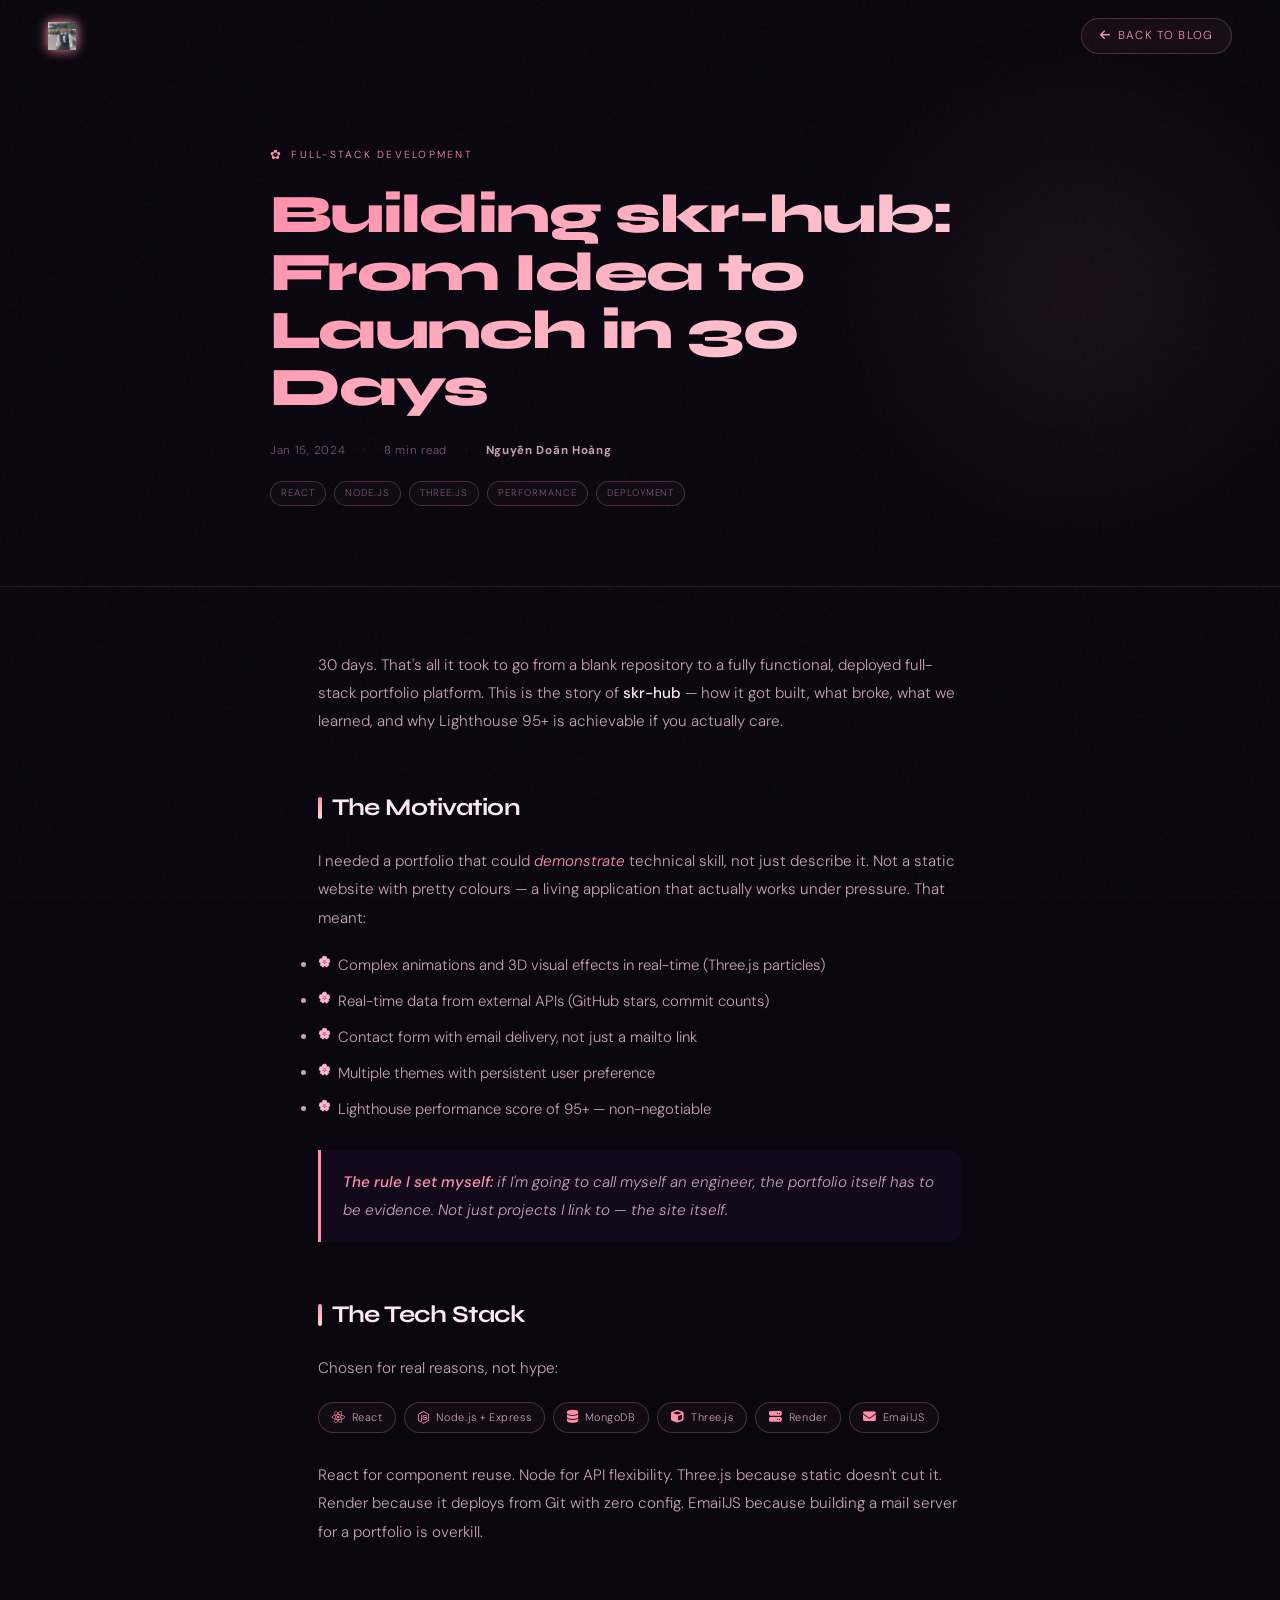
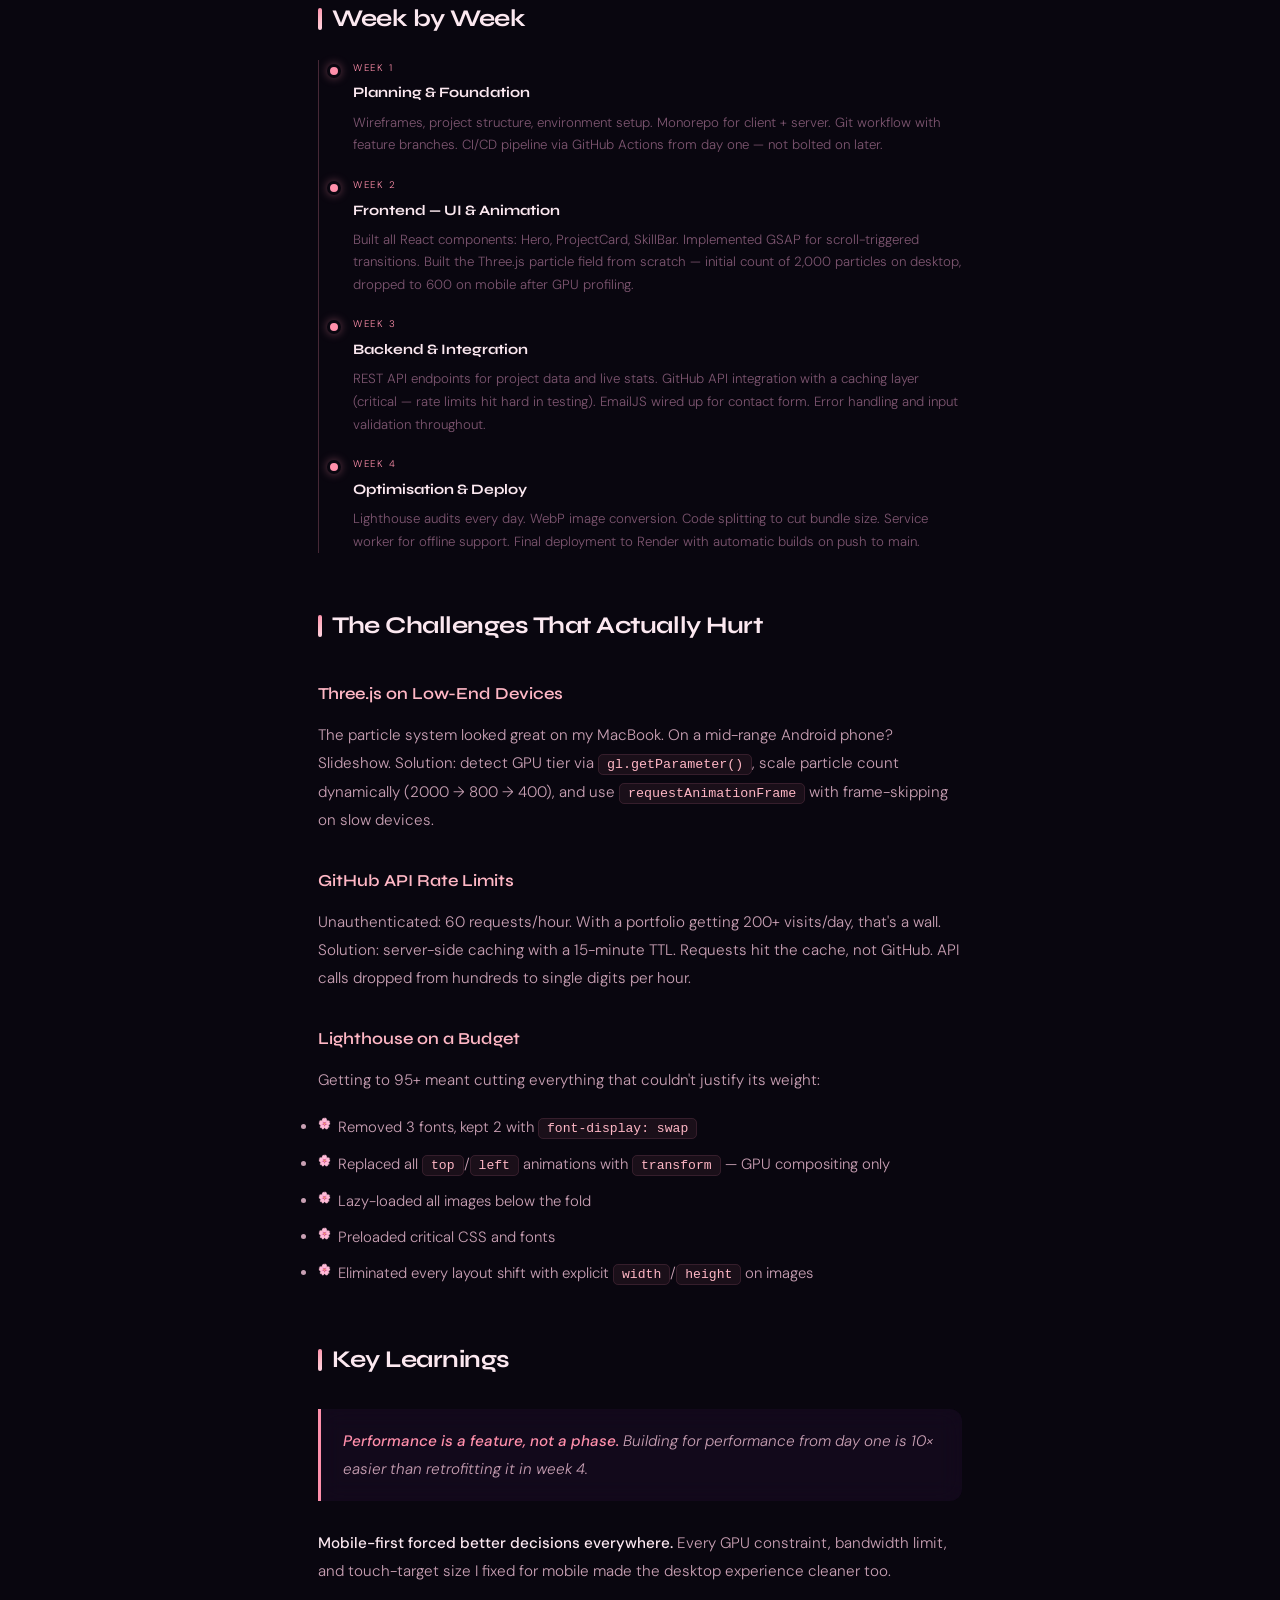
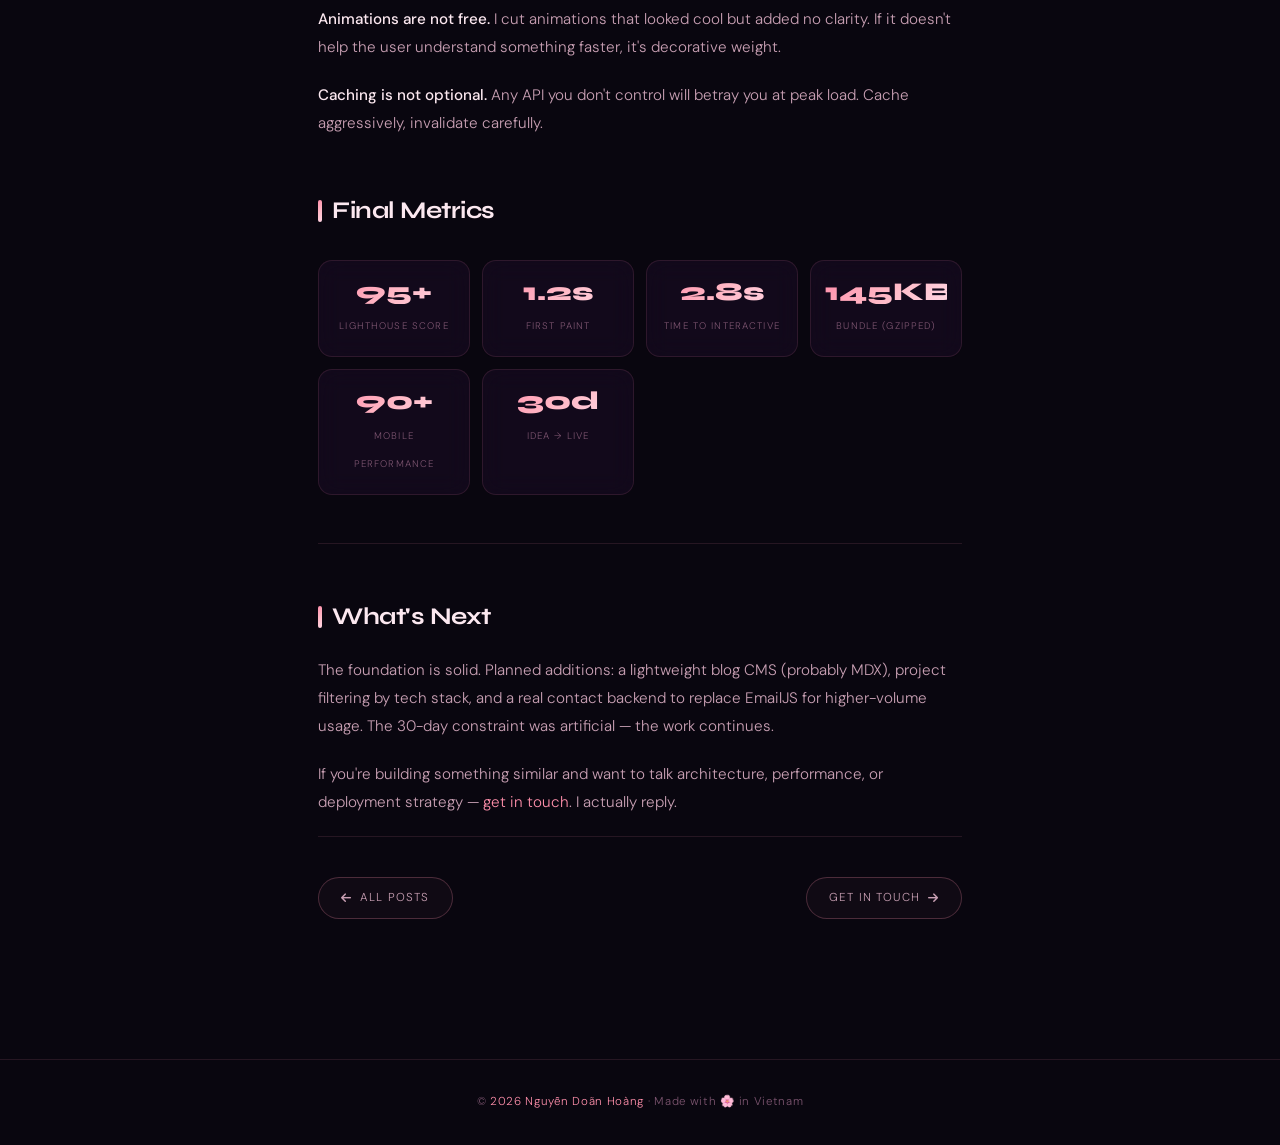
<file: blog/skr-hub-launch.html>
<!DOCTYPE html>
<html lang="en">
<head>
  <meta charset="UTF-8"/>
  <meta name="viewport" content="width=device-width, initial-scale=1.0"/>
  <title>Building skr-hub in 30 Days — Doãn Hoàng</title>
  <link rel="icon" href="../assets/title.png" type="image/png"/>
  <meta name="description" content="Lessons learned shipping a full-stack portfolio platform with React, Node.js, and Three.js — performance, deployment, and real talk."/>
  <meta name="author" content="Nguyễn Doãn Hoàng"/>
  <meta property="og:title" content="Building skr-hub in 30 Days"/>
  <meta property="og:description" content="From blank repo to Lighthouse 95+ in 30 days."/>
  <link rel="preconnect" href="https://fonts.googleapis.com" crossorigin/>
  <link rel="preload" as="style" href="https://fonts.googleapis.com/css2?family=Syne:wght@400;600;700;800&family=DM+Sans:ital,opsz,wght@0,9..40,300;0,9..40,400;0,9..40,500;1,9..40,300&display=swap" onload="this.rel='stylesheet'"/>
  <link rel="preload" as="style" href="https://cdnjs.cloudflare.com/ajax/libs/font-awesome/6.5.0/css/all.min.css" onload="this.rel='stylesheet'"/>
  <noscript>
    <link rel="stylesheet" href="https://fonts.googleapis.com/css2?family=Syne:wght@400;600;700;800&family=DM+Sans:ital,opsz,wght@0,9..40,300;0,9..40,400;0,9..40,500;1,9..40,300&display=swap"/>
    <link rel="stylesheet" href="https://cdnjs.cloudflare.com/ajax/libs/font-awesome/6.5.0/css/all.min.css"/>
  </noscript>

<style>
/* ── TOKENS ── */
:root{
  --bg:#09060f; --bg2:#0f0819; --sf:#170c22; --sf2:#1e1030;
  --bdr:rgba(255,143,171,.12); --bdr2:rgba(255,143,171,.25);
  --txt:#fce8f0; --txt2:#c9a0b4; --txt3:#7d5570;
  --pk:#ff8fab; --pk2:#ffb7c5; --pk3:#ffd6e3;
  --grad:linear-gradient(135deg,#ff8fab,#ffb7c5,#ffd6e3);
  --glass:rgba(23,12,34,.65);
  --ease:cubic-bezier(.4,0,.2,1);
  --prose:740px;
}

/* ── RESET ── */
*,*::before,*::after{margin:0;padding:0;box-sizing:border-box}
html{scroll-behavior:smooth}
body{background:var(--bg);color:var(--txt);font-family:'DM Sans',sans-serif;font-weight:300;line-height:1.75;overflow-x:hidden}
a{color:var(--pk);text-decoration:none;transition:color .25s}
a:hover{color:var(--pk2)}
img{max-width:100%;display:block}
::-webkit-scrollbar{width:2px}
::-webkit-scrollbar-track{background:var(--bg)}
::-webkit-scrollbar-thumb{background:var(--pk);border-radius:1px}
:focus-visible{outline:2px solid var(--pk);outline-offset:3px}

/* ── NOISE ── */
body::before{content:'';position:fixed;inset:0;pointer-events:none;z-index:0;opacity:.025;background-image:url("data:image/svg+xml,%3Csvg viewBox='0 0 256 256' xmlns='http://www.w3.org/2000/svg'%3E%3Cfilter id='n'%3E%3CfeTurbulence type='fractalNoise' baseFrequency='.9' numOctaves='4' stitchTiles='stitch'/%3E%3C/filter%3E%3Crect width='100%25' height='100%25' filter='url(%23n)'/%3E%3C/svg%3E")}

/* ── SCROLL PROGRESS ── */
#sp{position:fixed;top:0;left:0;height:2px;width:0;background:var(--grad);z-index:999;border-radius:1px;transition:width .1s linear}

/* ── NAV ── */
nav{
  position:fixed;top:0;left:0;right:0;z-index:100;
  display:flex;align-items:center;justify-content:space-between;
  padding:18px 48px;
  background:rgba(9,6,15,.0);backdrop-filter:blur(0px);
  border-bottom:1px solid transparent;
  transition:all .4s var(--ease);
}
nav.scrolled{padding:12px 48px;background:rgba(9,6,15,.9);backdrop-filter:blur(24px);border-color:var(--bdr)}
.nav-logo{display:flex;align-items:center;gap:6px;font-family:'Syne',sans-serif;font-weight:800;font-size:.95rem;letter-spacing:.06em;color:var(--txt);text-decoration:none;transition:color .3s}
.nav-logo img{height:28px;object-fit:contain;filter:drop-shadow(0 0 6px var(--pk))}
.nav-logo-txt{display:none}
.nav-logo-txt span{color:var(--pk)}
.nav-logo:hover{color:var(--pk)}
.back-btn{
  display:inline-flex;align-items:center;gap:7px;
  padding:7px 18px;border-radius:50px;
  border:1.5px solid var(--bdr2);color:var(--pk);font-size:.72rem;
  letter-spacing:.1em;text-transform:uppercase;
  background:rgba(255,143,171,.05);backdrop-filter:blur(8px);
  transition:all .3s;
}
.back-btn:hover{background:var(--pk);color:var(--bg);border-color:var(--pk);box-shadow:0 0 20px rgba(255,143,171,.4)}

/* ── HERO HEADER ── */
.post-hero{
  padding:140px 48px 80px;
  position:relative;overflow:hidden;z-index:1;
  border-bottom:1px solid var(--bdr);
}
.post-hero-orb{
  position:absolute;width:600px;height:600px;border-radius:50%;
  background:radial-gradient(circle,rgba(255,143,171,.07),transparent 65%);
  right:-100px;top:50%;transform:translateY(-50%);pointer-events:none;
}
.post-hero-inner{max-width:var(--prose);margin:0 auto;position:relative;z-index:2}
.post-cat{
  display:inline-flex;align-items:center;gap:8px;
  font-size:.64rem;letter-spacing:.22em;text-transform:uppercase;color:var(--pk);
  margin-bottom:20px;
}
.post-cat::before{content:'✿';font-size:.8rem}
.post-hero h1{
  font-family:'Syne',sans-serif;font-weight:800;
  font-size:clamp(2rem,5vw,3.4rem);line-height:1.06;letter-spacing:-.03em;
  margin-bottom:24px;
  background:var(--grad);-webkit-background-clip:text;-webkit-text-fill-color:transparent;background-clip:text;
}
.post-meta{
  display:flex;align-items:center;gap:18px;flex-wrap:wrap;
  font-size:.72rem;color:var(--txt3);letter-spacing:.06em;
}
.post-meta-sep{color:var(--bdr2)}
.post-meta strong{color:var(--txt2)}
.post-tags{display:flex;gap:8px;flex-wrap:wrap;margin-top:20px}
.post-tag{
  font-size:.6rem;letter-spacing:.1em;text-transform:uppercase;
  padding:3px 10px;border-radius:50px;
  border:1px solid var(--bdr2);color:var(--txt3);
  background:rgba(255,143,171,.03);
}

/* ── ARTICLE BODY ── */
.post-body{
  max-width:var(--prose);margin:0 auto;
  padding:64px 48px 100px;
  position:relative;z-index:1;
}
.post-body p{font-size:.95rem;color:var(--txt2);margin-bottom:20px;line-height:1.85}
.post-body strong{color:var(--txt);font-weight:500}
.post-body em{color:var(--pk);font-style:italic}

/* Headings */
.post-body h2{
  font-family:'Syne',sans-serif;font-weight:700;
  font-size:1.5rem;letter-spacing:-.02em;
  margin:52px 0 18px;color:var(--txt);
  display:flex;align-items:center;gap:10px;
}
.post-body h2::before{
  content:'';display:block;width:4px;height:22px;
  background:var(--grad);border-radius:2px;flex-shrink:0;
}
.post-body h3{font-family:'Syne',sans-serif;font-weight:600;font-size:1.05rem;margin:32px 0 12px;color:var(--pk2)}

/* Lists */
.post-body ul,.post-body ol{margin:0 0 20px 0;padding:0}
.post-body li{
  font-size:.93rem;color:var(--txt2);margin-bottom:10px;
  padding-left:20px;position:relative;line-height:1.75;
}
.post-body ul > li::before{
  content:'🌸';font-size:.65rem;
  position:absolute;left:0;top:.15em;
}
.post-body ol{counter-reset:ol}
.post-body ol > li{counter-increment:ol}
.post-body ol > li::before{
  content:counter(ol)'.';
  position:absolute;left:0;top:0;
  font-family:'Syne',sans-serif;font-size:.72rem;font-weight:700;
  color:var(--pk);line-height:1.75;
}

/* Code */
.post-body code{
  background:rgba(255,143,171,.07);padding:2px 8px;
  border-radius:5px;color:var(--pk2);font-size:.88em;
  font-family:'Courier New',monospace;border:1px solid var(--bdr);
}

/* Callout / quote */
.callout{
  background:var(--glass);backdrop-filter:blur(12px);
  border-left:3px solid var(--pk);border-radius:0 12px 12px 0;
  padding:18px 22px;margin:28px 0;
}
.callout p{margin:0;font-style:italic;color:var(--txt2)}
.callout strong{color:var(--pk)}

/* Metric cards */
.metrics-grid{display:grid;grid-template-columns:repeat(auto-fit,minmax(140px,1fr));gap:12px;margin:28px 0}
.metric-card{
  background:var(--glass);backdrop-filter:blur(12px);
  border:1px solid var(--bdr);border-radius:14px;
  padding:18px 14px;text-align:center;
  transition:border-color .3s,transform .3s;
}
.metric-card:hover{border-color:var(--bdr2);transform:translateY(-3px)}
.metric-val{
  font-family:'Syne',sans-serif;font-size:1.6rem;font-weight:800;
  background:var(--grad);-webkit-background-clip:text;-webkit-text-fill-color:transparent;background-clip:text;
  display:block;line-height:1;margin-bottom:6px;
}
.metric-lbl{font-size:.6rem;letter-spacing:.12em;text-transform:uppercase;color:var(--txt3)}

/* Tech stack pills */
.tech-row{display:flex;flex-wrap:wrap;gap:8px;margin:16px 0 28px}
.tech-pill{
  display:inline-flex;align-items:center;gap:6px;
  padding:5px 13px;border-radius:50px;
  border:1px solid var(--bdr2);font-size:.68rem;
  color:var(--txt2);background:rgba(255,143,171,.04);
  letter-spacing:.05em;
}
.tech-pill i{color:var(--pk);font-size:.8rem}

/* Timeline steps */
.timeline{padding-left:16px;border-left:1.5px solid var(--bdr2);margin:20px 0 28px}
.tl-item{position:relative;padding:0 0 20px 18px}
.tl-item:last-child{padding-bottom:0}
.tl-dot{position:absolute;left:-8px;top:4px;width:14px;height:14px;border-radius:50%;background:var(--pk);border:3px solid var(--bg);box-shadow:0 0 10px rgba(255,143,171,.4)}
.tl-step{display:block;font-size:.6rem;letter-spacing:.16em;text-transform:uppercase;color:var(--pk);margin-bottom:4px}
.tl-item h4{font-family:'Syne',sans-serif;font-size:.9rem;font-weight:700;color:var(--txt);margin-bottom:6px}
.tl-item p{font-size:.83rem;color:var(--txt3);line-height:1.7;margin:0}

/* Divider */
.divider{width:100%;height:1px;background:var(--bdr);margin:48px 0}

/* ── NAV BOTTOM ── */
.post-nav{
  display:flex;justify-content:space-between;align-items:center;
  flex-wrap:wrap;gap:16px;
  padding:40px 0;margin-top:20px;
  border-top:1px solid var(--bdr);
}
.post-nav a{
  display:inline-flex;align-items:center;gap:8px;
  padding:10px 22px;border-radius:50px;
  border:1.5px solid var(--bdr2);color:var(--txt2);font-size:.72rem;
  letter-spacing:.1em;text-transform:uppercase;
  background:rgba(255,143,171,.03);transition:all .3s;
}
.post-nav a:hover{border-color:var(--pk);color:var(--pk);background:rgba(255,143,171,.07)}

/* ── FOOTER ── */
footer{
  border-top:1px solid var(--bdr);
  padding:32px 48px;text-align:center;
  font-size:.72rem;color:var(--txt3);letter-spacing:.06em;
  position:relative;z-index:1;
}
footer span{color:var(--pk)}

/* ── RESPONSIVE ── */
@media(max-width:700px){
  nav,nav.scrolled{padding:14px 20px}
  .post-hero{padding:110px 20px 56px}
  .post-body{padding:48px 20px 80px}
  .post-hero h1{font-size:1.9rem}
  .metrics-grid{grid-template-columns:repeat(2,1fr)}
  footer{padding:24px 20px}
}
@media(prefers-reduced-motion:reduce){*,*::before,*::after{transition-duration:.01ms!important}}
</style>
</head>
<body>

<div id="sp" aria-hidden="true"></div>

<!-- NAV -->
<nav id="navbar">
  <a href="../index.html" class="nav-logo" aria-label="Doãn Hoàng Home">
    <img src="../assets/title.png" alt="Doãn Hoàng" onerror="this.style.display='none';this.nextElementSibling.style.display='block'"/>
    <span class="nav-logo-txt"><span>&lt;</span>DH<span>/&gt;</span></span>
  </a>
  <a href="../index.html#blog" class="back-btn"><i class="fa-solid fa-arrow-left" aria-hidden="true"></i> Back to Blog</a>
</nav>

<!-- POST HEADER -->
<header class="post-hero">
  <div class="post-hero-orb" aria-hidden="true"></div>
  <div class="post-hero-inner">
    <p class="post-cat">Full-Stack Development</p>
    <h1>Building skr-hub:<br/>From Idea to Launch in 30 Days</h1>
    <div class="post-meta">
      <time datetime="2024-01-15">Jan 15, 2024</time>
      <span class="post-meta-sep">·</span>
      <span>8 min read</span>
      <span class="post-meta-sep">·</span>
      <strong>Nguyễn Doãn Hoàng</strong>
    </div>
    <div class="post-tags">
      <span class="post-tag">React</span>
      <span class="post-tag">Node.js</span>
      <span class="post-tag">Three.js</span>
      <span class="post-tag">Performance</span>
      <span class="post-tag">Deployment</span>
    </div>
  </div>
</header>

<!-- ARTICLE -->
<article class="post-body">

  <p>30 days. That's all it took to go from a blank repository to a fully functional, deployed full-stack portfolio platform. This is the story of <strong>skr-hub</strong> — how it got built, what broke, what we learned, and why Lighthouse 95+ is achievable if you actually care.</p>

  <h2>The Motivation</h2>
  <p>I needed a portfolio that could <em>demonstrate</em> technical skill, not just describe it. Not a static website with pretty colours — a living application that actually works under pressure. That meant:</p>
  <ul>
    <li>Complex animations and 3D visual effects in real-time (Three.js particles)</li>
    <li>Real-time data from external APIs (GitHub stars, commit counts)</li>
    <li>Contact form with email delivery, not just a mailto link</li>
    <li>Multiple themes with persistent user preference</li>
    <li>Lighthouse performance score of 95+ — non-negotiable</li>
  </ul>

  <div class="callout">
    <p><strong>The rule I set myself:</strong> if I'm going to call myself an engineer, the portfolio itself has to be evidence. Not just projects I link to — the site itself.</p>
  </div>

  <h2>The Tech Stack</h2>
  <p>Chosen for real reasons, not hype:</p>
  <div class="tech-row">
    <span class="tech-pill"><i class="fa-brands fa-react"></i> React</span>
    <span class="tech-pill"><i class="fa-brands fa-node-js"></i> Node.js + Express</span>
    <span class="tech-pill"><i class="fa-solid fa-database"></i> MongoDB</span>
    <span class="tech-pill"><i class="fa-solid fa-cube"></i> Three.js</span>
    <span class="tech-pill"><i class="fa-solid fa-server"></i> Render</span>
    <span class="tech-pill"><i class="fa-solid fa-envelope"></i> EmailJS</span>
  </div>
  <p>React for component reuse. Node for API flexibility. Three.js because static doesn't cut it. Render because it deploys from Git with zero config. EmailJS because building a mail server for a portfolio is overkill.</p>

  <h2>Week by Week</h2>

  <div class="timeline">
    <div class="tl-item">
      <div class="tl-dot"></div>
      <span class="tl-step">Week 1</span>
      <h4>Planning &amp; Foundation</h4>
      <p>Wireframes, project structure, environment setup. Monorepo for client + server. Git workflow with feature branches. CI/CD pipeline via GitHub Actions from day one — not bolted on later.</p>
    </div>
    <div class="tl-item">
      <div class="tl-dot"></div>
      <span class="tl-step">Week 2</span>
      <h4>Frontend — UI &amp; Animation</h4>
      <p>Built all React components: Hero, ProjectCard, SkillBar. Implemented GSAP for scroll-triggered transitions. Built the Three.js particle field from scratch — initial count of 2,000 particles on desktop, dropped to 600 on mobile after GPU profiling.</p>
    </div>
    <div class="tl-item">
      <div class="tl-dot"></div>
      <span class="tl-step">Week 3</span>
      <h4>Backend &amp; Integration</h4>
      <p>REST API endpoints for project data and live stats. GitHub API integration with a caching layer (critical — rate limits hit hard in testing). EmailJS wired up for contact form. Error handling and input validation throughout.</p>
    </div>
    <div class="tl-item">
      <div class="tl-dot"></div>
      <span class="tl-step">Week 4</span>
      <h4>Optimisation &amp; Deploy</h4>
      <p>Lighthouse audits every day. WebP image conversion. Code splitting to cut bundle size. Service worker for offline support. Final deployment to Render with automatic builds on push to main.</p>
    </div>
  </div>

  <h2>The Challenges That Actually Hurt</h2>

  <h3>Three.js on Low-End Devices</h3>
  <p>The particle system looked great on my MacBook. On a mid-range Android phone? Slideshow. Solution: detect GPU tier via <code>gl.getParameter()</code>, scale particle count dynamically (2000 → 800 → 400), and use <code>requestAnimationFrame</code> with frame-skipping on slow devices.</p>

  <h3>GitHub API Rate Limits</h3>
  <p>Unauthenticated: 60 requests/hour. With a portfolio getting 200+ visits/day, that's a wall. Solution: server-side caching with a 15-minute TTL. Requests hit the cache, not GitHub. API calls dropped from hundreds to single digits per hour.</p>

  <h3>Lighthouse on a Budget</h3>
  <p>Getting to 95+ meant cutting everything that couldn't justify its weight:</p>
  <ul>
    <li>Removed 3 fonts, kept 2 with <code>font-display: swap</code></li>
    <li>Replaced all <code>top</code>/<code>left</code> animations with <code>transform</code> — GPU compositing only</li>
    <li>Lazy-loaded all images below the fold</li>
    <li>Preloaded critical CSS and fonts</li>
    <li>Eliminated every layout shift with explicit <code>width</code>/<code>height</code> on images</li>
  </ul>

  <h2>Key Learnings</h2>

  <div class="callout">
    <p><strong>Performance is a feature, not a phase.</strong> Building for performance from day one is 10× easier than retrofitting it in week 4.</p>
  </div>

  <p><strong>Mobile-first forced better decisions everywhere.</strong> Every GPU constraint, bandwidth limit, and touch-target size I fixed for mobile made the desktop experience cleaner too.</p>

  <p><strong>Animations are not free.</strong> I cut animations that looked cool but added no clarity. If it doesn't help the user understand something faster, it's decorative weight.</p>

  <p><strong>Caching is not optional.</strong> Any API you don't control will betray you at peak load. Cache aggressively, invalidate carefully.</p>

  <h2>Final Metrics</h2>
  <div class="metrics-grid">
    <div class="metric-card"><span class="metric-val">95+</span><span class="metric-lbl">Lighthouse Score</span></div>
    <div class="metric-card"><span class="metric-val">1.2s</span><span class="metric-lbl">First Paint</span></div>
    <div class="metric-card"><span class="metric-val">2.8s</span><span class="metric-lbl">Time to Interactive</span></div>
    <div class="metric-card"><span class="metric-val">145KB</span><span class="metric-lbl">Bundle (gzipped)</span></div>
    <div class="metric-card"><span class="metric-val">90+</span><span class="metric-lbl">Mobile Performance</span></div>
    <div class="metric-card"><span class="metric-val">30d</span><span class="metric-lbl">Idea → Live</span></div>
  </div>

  <div class="divider"></div>

  <h2>What's Next</h2>
  <p>The foundation is solid. Planned additions: a lightweight blog CMS (probably MDX), project filtering by tech stack, and a real contact backend to replace EmailJS for higher-volume usage. The 30-day constraint was artificial — the work continues.</p>

  <p>If you're building something similar and want to talk architecture, performance, or deployment strategy — <a href="../index.html#contact">get in touch</a>. I actually reply.</p>

  <div class="post-nav">
    <a href="../index.html#blog"><i class="fa-solid fa-arrow-left" aria-hidden="true"></i> All Posts</a>
    <a href="../index.html#contact">Get in Touch <i class="fa-solid fa-arrow-right" aria-hidden="true"></i></a>
  </div>

</article>

<footer>
  <p>© <span id="yr"></span> <span>Nguyễn Doãn Hoàng</span> · Made with 🌸 in Vietnam</p>
</footer>

<script>
  // Scroll progress
  const sp = document.getElementById('sp');
  window.addEventListener('scroll', () => {
    if (sp) sp.style.width = (window.scrollY / (document.body.scrollHeight - window.innerHeight) * 100) + '%';
  }, { passive: true });

  // Nav scroll
  const nav = document.getElementById('navbar');
  window.addEventListener('scroll', () => {
    nav?.classList.toggle('scrolled', window.scrollY > 40);
  }, { passive: true });

  // Copyright year
  document.getElementById('yr').textContent = new Date().getFullYear();
</script>
</body>
</html>
</file>
